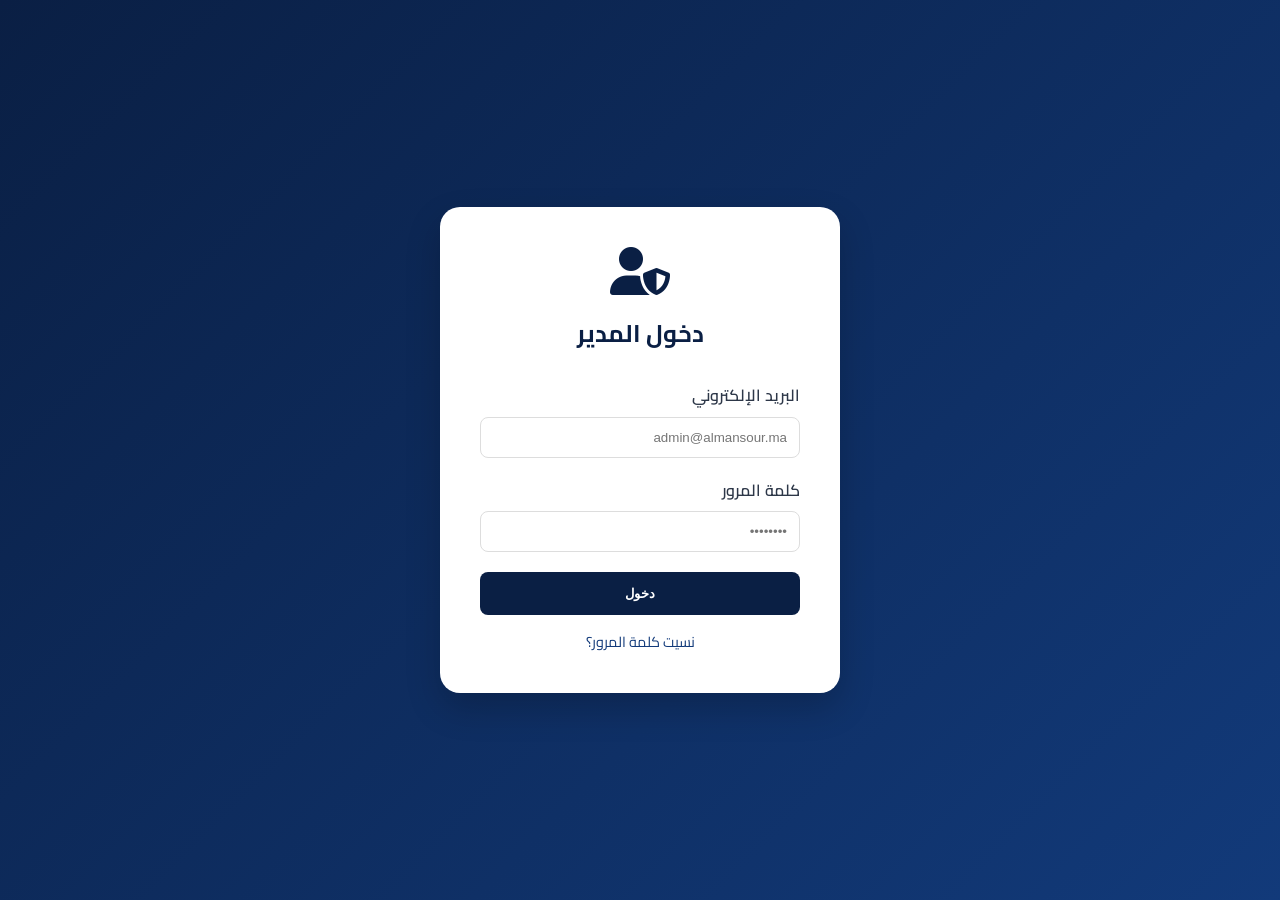
<file: client/admin-dashboard.html>
<!DOCTYPE html>
<html lang="ar" dir="rtl">
<head>
    <meta charset="UTF-8">
    <meta name="viewport" content="width=device-width, initial-scale=1.0">
    <title>لوحة التحكم الشاملة | ثانوية المنصور</title>
    <link href="https://fonts.googleapis.com/css2?family=Cairo:wght@400;600;700&display=swap" rel="stylesheet">
    <link rel="stylesheet" href="https://cdnjs.cloudflare.com/ajax/libs/font-awesome/6.4.0/css/all.min.css">
    <link rel="stylesheet" href="css/styles.css">
    <style>
        body { font-family: 'Cairo', sans-serif; background: #f0f2f5; display: flex; min-height: 100vh; margin: 0; }
        .sidebar { width: 280px; background: var(--primary-dark); color: white; display: flex; flex-direction: column; position: fixed; height: 100vh; right: 0; transition: 0.3s; z-index: 1000; }
        .main-content { margin-right: 280px; flex: 1; padding: 40px; }
        
        .side-link { padding: 15px 30px; display: flex; align-items: center; gap: 15px; color: rgba(255,255,255,0.7); text-decoration: none; transition: 0.3s; cursor: pointer; }
        .side-link:hover, .side-link.active { background: rgba(255,255,255,0.1); color: white; border-right: 4px solid var(--primary-accent); }
        
        .dash-card { background: white; border-radius: 12px; padding: 25px; box-shadow: 0 4px 6px rgba(0,0,0,0.05); margin-bottom: 30px; }
        .section-title { display: flex; justify-content: space-between; align-items: center; margin-bottom: 20px; border-bottom: 2px solid #f0f2f5; padding-bottom: 15px; }
        .section-title h2 { margin: 0; color: var(--primary-dark); font-size: 1.5rem; }
        
        .stats-grid { display: grid; grid-template-columns: repeat(auto-fit, minmax(200px, 1fr)); gap: 20px; }
        .stat-input-card { background: #f8fafc; padding: 20px; border-radius: 10px; border: 1px solid #e2e8f0; }
        .stat-input-card label { display: block; margin-bottom: 10px; font-weight: 600; }
        .stat-input-card input { width: 100%; padding: 10px; border: 1px solid #cbd5e1; border-radius: 6px; }

        table { width: 100%; border-collapse: collapse; margin-top: 10px; }
        th { text-align: right; padding: 15px; background: #f8fafc; color: #64748b; font-weight: 700; }
        td { padding: 15px; border-bottom: 1px solid #f1f5f9; }
        
        .btn-sm { padding: 6px 12px; border-radius: 6px; font-size: 0.85rem; border: none; cursor: pointer; transition: 0.2s; }
        .btn-danger { background: #fee2e2; color: #ef4444; }
        .btn-danger:hover { background: #fecaca; }
        
        .content-section { display: none; }
        .content-section.active { display: block; }
        
        .modal { display: none; position: fixed; top: 0; left: 0; width: 100%; height: 100%; background: rgba(0,0,0,0.5); z-index: 2000; align-items: center; justify-content: center; }
        .modal-content { background: white; padding: 30px; border-radius: 15px; width: 500px; max-width: 90%; max-height: 90vh; overflow-y: auto; }
        
        .form-group { margin-bottom: 20px; }
        .form-group label { display: block; margin-bottom: 8px; font-weight: 600; }
        .form-control { width: 100%; padding: 12px; border-radius: 8px; border: 1px solid #ddd; box-sizing: border-box; }
    </style>
</head>
<body>
    <div class="sidebar">
        <div style="padding: 30px; text-align: center;">
            <i class="fas fa-user-shield fa-2x"></i>
            <h3 style="margin-top: 10px;">لوحة المدير</h3>
        </div>
        <div class="side-link active" onclick="showSection('stats')"><i class="fas fa-chart-bar"></i> الإحصائيات</div>
        <div class="side-link" onclick="showSection('announcements')"><i class="fas fa-bullhorn"></i> الإعلانات</div>
        <div class="side-link" onclick="showSection('staff')"><i class="fas fa-users"></i> الطاقم</div>
        <div class="side-link" onclick="showSection('activities')"><i class="fas fa-calendar-alt"></i> الأنشطة</div>
        <div class="side-link" onclick="showSection('gallery')"><i class="fas fa-images"></i> المعرض</div>
        <div class="side-link" onclick="showSection('student-space')"><i class="fas fa-graduation-cap"></i> فضاء التلميذ</div>
        <div class="side-link" onclick="showSection('messages')"><i class="fas fa-envelope"></i> الرسائل</div>
        <a href="index.html" class="side-link" style="margin-top: auto; color: #fda4af;"><i class="fas fa-sign-out-alt"></i> خروج</a>
    </div>

    <div class="main-content">
        <!-- Stats Section -->
        <section id="section-stats" class="content-section active">
            <div class="dash-card">
                <div class="section-title">
                    <h2>إدارة لوحة تحكم مؤسسة الثانوية الاعدادية المنصور بمكناس</h2>
                    <button class="btn nav-cta" onclick="saveStats()">حفظ التغييرات</button>
                </div>
                <div class="stats-grid">
                    <div class="stat-input-card">
                        <label>عدد التلاميذ</label>
                        <input type="number" id="stats-students" value="0">
                    </div>
                    <div class="stat-input-card">
                        <label>عدد الأساتذة</label>
                        <input type="number" id="stats-teachers" value="0">
                    </div>
                    <div class="stat-input-card">
                        <label>سنوات الخبرة</label>
                        <input type="number" id="stats-experience" value="0">
                    </div>
                    <div class="stat-input-card">
                        <label>جوائز التفوق</label>
                        <input type="number" id="stats-awards" value="0">
                    </div>
                </div>
            </div>
        </section>

        <!-- Messages Section -->
        <section id="section-messages" class="content-section">
            <div class="dash-card">
                <div class="section-title">
                    <h2>الرسائل الواردة</h2>
                </div>
                <table>
                    <thead><tr><th>المرسل</th><th>النوع</th><th>الموضوع</th><th>التاريخ</th><th>إجراء</th></tr></thead>
                    <tbody id="table-messages"></tbody>
                </table>
            </div>
        </section>

        <!-- Dynamic Sections Component (Announcements, Staff, etc.) -->
        <div id="dynamic-sections"></div>
    </div>

    <!-- Generic Modal -->
    <div class="modal" id="form-modal">
        <div class="modal-content">
            <h3 id="modal-title">إضافة عنصر</h3>
            <form id="generic-form"></form>
            <div style="display: flex; gap: 10px; margin-top: 20px;">
                <button type="submit" form="generic-form" class="btn nav-cta" style="flex: 1;">حفظ</button>
                <button type="button" class="btn btn-outline" onclick="closeModal()" style="flex: 1;">إلغاء</button>
            </div>
        </div>
    </div>

    <script>
        if (!localStorage.getItem('adminToken')) window.location.href = 'admin-login.html';

        const sections = ['stats', 'announcements', 'staff', 'activities', 'gallery', 'student-space', 'messages'];
        const API_BASE = window.location.protocol === 'file:' ? 'http://127.0.0.1:5000' : '';
        const apiBase = '/api';

        function showSection(id) {
            document.querySelectorAll('.content-section').forEach(s => s.classList.remove('active'));
            document.querySelectorAll('.side-link').forEach(l => l.classList.remove('active'));
            document.getElementById('section-' + id).classList.add('active');
            event.currentTarget.classList.add('active');
            loadData(id);
        }

        async function loadData(id) {
            const container = document.getElementById(`table-${id}`);
            if (id !== 'stats' && container) container.innerHTML = '<tr><td colspan="100%" style="text-align:center;">جاري التحميل...</td></tr>';
            
            const endpoint = id === 'student-space' ? 'resources' : id;
            const endpoints = [`${API_BASE}${apiBase}/${endpoint}`, `${apiBase}/${endpoint}`.replace('/api', '')].filter((v, i, a) => a.indexOf(v) === i);
            
            let response = null;
            let lastError = null;

            for (const url of endpoints) {
                try {
                    const res = await fetch(url);
                    if (res.ok) {
                        response = res;
                        break;
                    } else if (res.status === 404) continue;
                } catch (err) {
                    lastError = err;
                }
            }

            try {
                if (!response) throw new Error(lastError?.message || 'Endpoint not found');
                const data = await response.json();

                if (id === 'stats') {
                    document.getElementById('stats-students').value = data.students || 0;
                    document.getElementById('stats-teachers').value = data.teachers || 0;
                    document.getElementById('stats-experience').value = data.experience || 0;
                    document.getElementById('stats-awards').value = data.awards || 0;
                } else if (id === 'messages') {
                    renderTable('messages', data, ['sender_name', 'msg_type', 'subject', 'created_at']);
                } else {
                    renderTable(id, data);
                }
            } catch (err) {
                console.error(`Error loading ${id}:`, err);
                const tbody = document.getElementById(`table-${id}`);
                if (tbody) tbody.innerHTML = `<tr><td colspan="100%" style="text-align:center; color:red;">فشل تحميل البيانات. (${err.message})</td></tr>`;
                else if (id === 'stats') alert('فشل تحميل الإحصائيات: ' + err.message);
            }
        }

        function renderTable(id, data, fields) {
            const tbody = document.getElementById(`table-${id}`);
            if (!tbody) return;
            if (data.length === 0) {
                tbody.innerHTML = '<tr><td colspan="100%" style="text-align:center;">لا توجد بيانات حالياً</td></tr>';
                return;
            }
            tbody.innerHTML = data.map(item => `
                <tr>
                    ${(fields || Object.keys(item).filter(k => !['id', 'content', 'message', 'image_url', 'pdf_url', 'link_url'].includes(k))).map(f => `<td>${item[f]}</td>`).join('')}
                    <td><button class="btn-sm btn-danger" onclick="deleteItem('${id}', ${item.id})">حذف</button></td>
                </tr>
            `).join('');
        }

        async function saveStats() {
            const data = {
                students: document.getElementById('stats-students').value,
                teachers: document.getElementById('stats-teachers').value,
                experience: document.getElementById('stats-experience').value,
                awards: document.getElementById('stats-awards').value
            };
            
            const endpoints = [`${API_BASE}${apiBase}/stats`, '/stats'].filter((v, i, a) => a.indexOf(v) === i);
            for (const url of endpoints) {
                try {
                    const res = await fetch(url, {
                        method: 'POST',
                        headers: {'Content-Type': 'application/json'},
                        body: JSON.stringify(data)
                    });
                    if (res.ok) {
                        const alertBox = document.createElement('div');
                        alertBox.style.cssText = 'position:fixed; top:20px; left:50%; transform:translateX(-50%); padding:15px 30px; background:#c6f6d5; color:#22543d; border-radius:10px; font-weight:bold; box-shadow:0 10px 15px -3px rgba(0,0,0,0.1); z-index:9999; border:2px solid #48bb78;';
                        alertBox.innerHTML = '<i class="fas fa-check-circle"></i> تم تحديث الإحصائيات بنجاح ✅';
                        document.body.appendChild(alertBox);
                        setTimeout(() => alertBox.remove(), 3000);
                        return;
                    }
                } catch (err) {}
            }
            alert('فشل حفظ الإحصائيات. يرجى التحقق من الاتصال.');
        }

        async function deleteItem(id, itemId) {
            if (!confirm('هل أنت متأكد من الحذف؟')) return;
            const endpoint = id === 'student-space' ? 'resources' : id;
            const endpoints = [`${API_BASE}${apiBase}/${endpoint}?id=${itemId}`, `${apiBase}/${endpoint}?id=${itemId}`.replace('/api', '')].filter((v, i, a) => a.indexOf(v) === i);
            
            for (const url of endpoints) {
               try {
                   const res = await fetch(url, { method: 'DELETE' });
                   if (res.ok) { loadData(id); return; }
               } catch (err) {}
            }
            alert('فشل الحذف. يرجى المحاولة لاحقاً.');
        }

        // Initialize Dynamic UI
        const dynContainer = document.getElementById('dynamic-sections');
        const configs = {
            'announcements': { title: 'إدارة الإعلانات', fields: [{name:'title', label:'العنوان'}, {name:'type', label:'النوع', type:'select', options:['news','exam','activity']}, {name:'image_url', label:'رفع الصور', type:'file', multiple:true}, {name:'pdf_url', label:'رفع ملف PDF (اختياري)', type:'file'}, {name:'content', label:'المحتوى', type:'textarea'}] },
            'staff': { title: 'إدارة الطاقم', fields: [{name:'name', label:'الاسم'}, {name:'role', label:'المنصب'}, {name:'staff_type', label:'النوع', type:'select', options:['admin','teaching']}, {name:'image_url', label:'رفع الصورة', type:'file'}] },
            'activities': { title: 'إدارة الأنشطة', fields: [{name:'title', label:'العنوان'}, {name:'content', label:'الوصف', type:'textarea'}, {name:'image_url', label:'رفع الصور', type:'file', multiple:true}] },
            'gallery': { title: 'إدارة المعرض', fields: [{name:'title', label:'العنوان'}, {name:'image_url', label:'رفع الصورة', type:'file'}, {name:'category', label:'التصنيف', type:'select', options:['activities','school','students']}] },
            'student-space': { title: 'فضاء التلميذ', fields: [{name:'title', label:'العنوان'}, {name:'category', label:'التصنيف'}, {name:'description', label:'الوصف'}, {name:'link_url', label:'رفع الملف', type:'file'}] }
        };

        Object.keys(configs).forEach(id => {
            const conf = configs[id];
            dynContainer.innerHTML += `
                <section id="section-${id}" class="content-section">
                    <div class="dash-card">
                        <div class="section-title">
                            <h2>${conf.title}</h2>
                            <button class="btn nav-cta" onclick="openModal('${id}')">إضافة جديد</button>
                        </div>
                        <table><tbody id="table-${id}"></tbody></table>
                    </div>
                </section>
            `;
        });

        function openModal(id) {
            const conf = configs[id];
            const form = document.getElementById('generic-form');
            document.getElementById('modal-title').innerText = conf.title;
            form.innerHTML = conf.fields.map(f => `
                <div class="form-group">
                    <label>${f.label}</label>
                    ${f.type === 'select' ? 
                        `<select name="${f.name}" class="form-control">${f.options.map(o => `<option value="${o}">${o}</option>`).join('')}</select>` :
                        f.type === 'textarea' ?
                        `<textarea name="${f.name}" class="form-control" rows="4"></textarea>` :
                        f.type === 'file' ?
                        `<input type="file" name="${f.name}_file" class="form-control" ${f.multiple ? 'multiple' : ''}>` :
                        `<input type="text" name="${f.name}" class="form-control">`
                    }
                </div>
            `).join('');
            form.onsubmit = (e) => handleSubmit(e, id);
            document.getElementById('form-modal').style.display = 'flex';
        }

        function closeModal() { document.getElementById('form-modal').style.display = 'none'; }

        async function handleSubmit(e, id) {
            e.preventDefault();
            const formData = new FormData(e.target);
            const data = {};
            
            // Handle File Uploads first
            for (const field of configs[id].fields) {
                if (field.type === 'file') {
                    const fileInput = e.target.querySelector(`[name="${field.name}_file"]`);
                    if (fileInput && fileInput.files.length > 0) {
                        const uploadData = new FormData();
                        if (field.multiple) {
                            for (let i = 0; i < fileInput.files.length; i++) {
                                uploadData.append('files', fileInput.files[i]);
                            }
                        } else {
                            uploadData.append('file', fileInput.files[0]);
                        }

                        try {
                            const uploadRes = await fetch(`${apiBase}/upload`, {
                                method: 'POST',
                                body: uploadData
                            });
                            const uploadResult = await uploadRes.json();
                            if (uploadRes.ok) {
                                data[field.name] = field.multiple ? uploadResult.urls.join(',') : uploadResult.url;
                            } else {
                                alert('فشل رفع الصور: ' + uploadResult.message);
                                return;
                            }
                        } catch (err) {
                            console.error('Upload error:', err);
                            alert('خطأ أثناء رفع الصور.');
                            return;
                        }
                    }
                } else {
                    data[field.name] = formData.get(field.name);
                }
            }

            try {
                const endpoint = id === 'student-space' ? 'resources' : id;
                const res = await fetch(`${apiBase}/${endpoint}`, {
                    method: 'POST',
                    headers: {'Content-Type': 'application/json'},
                    body: JSON.stringify(data)
                });
                const result = await res.json();
                if (res.ok) {
                    const alertBox = document.createElement('div');
                    alertBox.style.cssText = 'position:fixed; top:20px; left:50%; transform:translateX(-50%); padding:15px 30px; background:#c6f6d5; color:#22543d; border-radius:10px; font-weight:bold; box-shadow:0 10px 15px -3px rgba(0,0,0,0.1); z-index:9999; border:2px solid #48bb78;';
                    alertBox.innerHTML = `<i class="fas fa-check-circle"></i> ${result.message || 'تمت العملية بنجاح'} ✅`;
                    document.body.appendChild(alertBox);
                    setTimeout(() => alertBox.remove(), 3000);
                    closeModal(); 
                    loadData(id); 
                } else {
                    console.error('Submit error:', result);
                    const errorBox = document.createElement('div');
                    errorBox.style.cssText = 'padding:10px; background:#fff5f5; color:#c53030; border-radius:8px; margin-top:15px; font-weight:bold; text-align:center; border:1px solid #feb2b2;';
                    errorBox.innerText = '❌ خطأ في الحفظ: ' + (result.message || 'تأكد من البيانات.');
                    e.target.appendChild(errorBox);
                    setTimeout(() => errorBox.remove(), 4000);
                }
            } catch (err) {
                console.error(`Error saving ${id}:`, err);
                
                let technicalSuffix = `\n(Error: ${err.message})`;
                try {
                    const healthRes = await fetch('/api/health');
                    const healthData = await healthRes.json();
                    if (healthRes.ok) {
                        technicalSuffix += `\n[Backend Status: UP - ${healthData.status}]`;
                    }
                } catch (hErr) {}

                alert('حدث خطأ في الاتصال بالخادم. تأكد من تشغيل السيرفر ومن صحة الرابط.' + technicalSuffix);
            }
        }

        loadData('stats');
    </script>
</body>
</html>
</file>
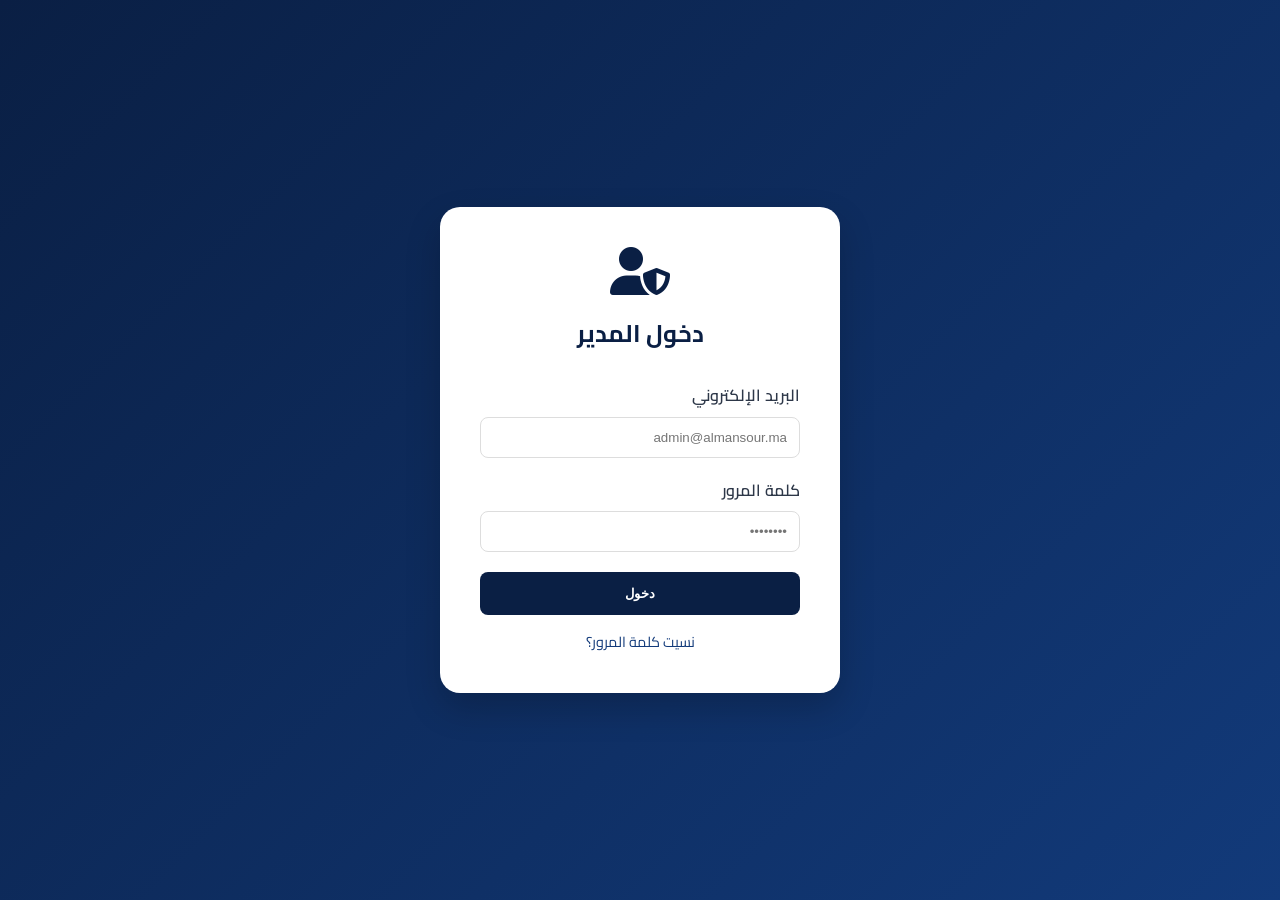
<file: client/admin-login.html>
<!DOCTYPE html>
<html lang="ar" dir="rtl">
<head>
    <meta charset="UTF-8">
    <meta name="viewport" content="width=device-width, initial-scale=1.0">
    <title>تسجيل دخول المدير | مؤسسة الثانوية الاعدادية المنصور بمكناس</title>
    <link href="https://fonts.googleapis.com/css2?family=Cairo:wght@400;600;700&display=swap" rel="stylesheet">
    <link rel="stylesheet" href="https://cdnjs.cloudflare.com/ajax/libs/font-awesome/6.4.0/css/all.min.css">
    <link rel="stylesheet" href="css/styles.css">
    <style>
        body {
            height: 100vh;
            display: flex;
            align-items: center;
            justify-content: center;
            background: linear-gradient(135deg, var(--primary-dark), var(--primary-accent));
            font-family: 'Cairo', sans-serif;
        }
        .login-card {
            background: white;
            padding: 40px;
            border-radius: 20px;
            box-shadow: 0 15px 35px rgba(0,0,0,0.2);
            width: 100%;
            max-width: 400px;
            text-align: center;
        }
        .login-card h2 { margin-bottom: 30px; }
        .form-group { margin-bottom: 20px; text-align: right; }
        .form-group label { display: block; margin-bottom: 8px; font-weight: 600; }
        .form-group input {
            width: 100%;
            padding: 12px;
            border: 1px solid #ddd;
            border-radius: 8px;
            outline: none;
        }
        .btn-login {
            width: 100%;
            padding: 14px;
            background: var(--primary-dark);
            color: white;
            border: none;
            border-radius: 8px;
            font-weight: 700;
            cursor: pointer;
            transition: var(--transition);
        }
        .btn-login:hover { background: var(--primary-accent); }
        .forgot-pass { margin-top: 15px; display: block; color: var(--primary-accent); font-size: 0.9rem; text-decoration: none; cursor: pointer; }
        
        /* Modal for Forgot Password */
        .modal {
            display: none;
            position: fixed;
            top: 0; left: 0; width: 100%; height: 100%;
            background: rgba(0,0,0,0.5);
            align-items: center;
            justify-content: center;
            z-index: 1000;
        }
        .modal-content {
            background: white;
            padding: 30px;
            border-radius: 15px;
            width: 90%;
            max-width: 350px;
            text-align: center;
        }
    </style>
</head>
<body>
    <div class="login-card">
        <i class="fas fa-user-shield fa-3x" style="color: var(--primary-dark); margin-bottom: 20px;"></i>
        <h2>دخول المدير</h2>
        <form id="loginForm">
            <div class="form-group">
                <label>البريد الإلكتروني</label>
                <input type="email" id="email" required placeholder="admin@almansour.ma">
            </div>
            <div class="form-group">
                <label>كلمة المرور</label>
                <input type="password" id="password" required placeholder="••••••••">
            </div>
            <button type="submit" class="btn-login">دخول</button>
        </form>
        <span class="forgot-pass" id="forgotBtn">نسيت كلمة المرور؟</span>
    </div>

    <!-- Forgot Password Modal -->
    <div class="modal" id="forgotModal">
        <div class="modal-content">
            <h3>استرجاع كلمة المرور</h3>
            <p style="margin: 15px 0; color: var(--text-muted);">أدخل بريد المؤسسة الرسمي لإرسال رابط الاسترجاع.</p>
            <div class="form-group">
                <input type="email" id="recoveryEmail" placeholder="lyceealmansour282@gmail.com">
            </div>
            <button class="btn-login" id="sendRecovery">إرسال</button>
            <button class="btn-login" style="background: #ccc; margin-top: 10px;" onclick="document.getElementById('forgotModal').style.display='none'">إلغاء</button>
            <div id="modalStatus" style="margin-top: 15px; font-weight: bold; font-size: 0.9rem;"></div>
        </div>
    </div>

    <script>
        const API_BASE = window.location.protocol === 'file:' ? 'http://127.0.0.1:5000' : '';
        
        const statusDiv = document.createElement('div');
        statusDiv.id = 'loginStatus';
        document.getElementById('loginForm').after(statusDiv);

        document.getElementById('loginForm').onsubmit = async (e) => {
            e.preventDefault();
            const email = document.getElementById('email').value;
            const password = document.getElementById('password').value;
            const status = document.getElementById('loginStatus');

            status.innerHTML = '<div style="padding: 10px; background: #ebf8ff; color: #2b6cb0; border-radius: 8px; margin-top: 15px; font-weight: bold; text-align: center;"><i class="fas fa-spinner fa-spin"></i> جاري التحقق...</div>';

            const endpoints = [`${API_BASE}/api/admin/login`, `${API_BASE}/admin/login`].filter((v, i, a) => a.indexOf(v) === i);
            let lastError = null;

            for (const url of endpoints) {
                try {
                    const res = await fetch(url, {
                        method: 'POST',
                        headers: { 'Content-Type': 'application/json' },
                        body: JSON.stringify({ email, password })
                    });
                    const data = await res.json();
                    
                    if (res.ok) {
                        localStorage.setItem('adminToken', data.token);
                        status.innerHTML = '<div style="padding: 10px; background: #c6f6d5; color: #22543d; border-radius: 8px; margin-top: 15px; font-weight: bold; text-align: center;">✅ تم تسجيل الدخول بنجاح! جاري التحويل...</div>';
                        setTimeout(() => window.location.href = 'admin-dashboard.html', 1000);
                        return;
                    } else if (res.status === 404) {
                        continue;
                    } else {
                        status.innerHTML = `<div style="padding: 10px; background: #fff5f5; color: #c53030; border-radius: 8px; margin-top: 15px; font-weight: bold; text-align: center;">❌ ${data.message || 'البريد الإلكتروني أو كلمة المرور غير صحيحة'}</div>`;
                        return;
                    }
                } catch (err) {
                    lastError = err;
                }
            }

            status.innerHTML = `<div style="padding: 10px; background: #fff5f5; color: #c53030; border-radius: 8px; margin-top: 15px; font-weight: bold; text-align: center;">❌ فشل الاتصال بالسيرفر. (${lastError?.message || 'Unknown'})</div>`;
        };

        // Forgot Pass Logic
        const modal = document.getElementById('forgotModal');
        document.getElementById('forgotBtn').onclick = () => modal.style.display = 'flex';
        
        document.getElementById('sendRecovery').onclick = async () => {
            const email = document.getElementById('recoveryEmail').value;
            const mStatus = document.getElementById('modalStatus');
            if (!email) {
                if (mStatus) mStatus.innerHTML = '<span style="color: #c53030;">❌ يرجى إدخال البريد الإلكتروني</span>';
                return; 
            }

            if (mStatus) mStatus.innerHTML = '<span style="color: #2b6cb0;"><i class="fas fa-spinner fa-spin"></i> جاري الإرسال...</span>';

            const endpoints = [`${API_BASE}/api/admin/forgot-password`, `${API_BASE}/admin/forgot-password`.replace('/api', '')].filter((v, i, a) => a.indexOf(v) === i);
            let lastError = null;

            for (const url of endpoints) {
                try {
                    const res = await fetch(url, {
                        method: 'POST',
                        headers: { 'Content-Type': 'application/json' },
                        body: JSON.stringify({ email: email })
                    });
                    const data = await res.json().catch(() => ({}));
                    if (res.ok) {
                        if (mStatus) mStatus.innerHTML = `<span style="color: #22543d;">✅ ${data.message}</span>`;
                        setTimeout(() => {
                            modal.style.display = 'none';
                            if (mStatus) mStatus.innerHTML = '';
                        }, 3000);
                        return;
                    } else if (res.status === 404) {
                        continue;
                    } else {
                        if (mStatus) mStatus.innerHTML = `<span style="color: #c53030;">❌ ${data.message || 'فشل الطلب'}</span>`;
                        return;
                    }
                } catch (err) {
                    lastError = err;
                }
            }
            if (mStatus) mStatus.innerHTML = `<span style="color: #c53030;">❌ فشل الاتصال: ${lastError?.message || 'Unknown Error'}</span>`;
        };
    </script>
</body>
</html>
</file>
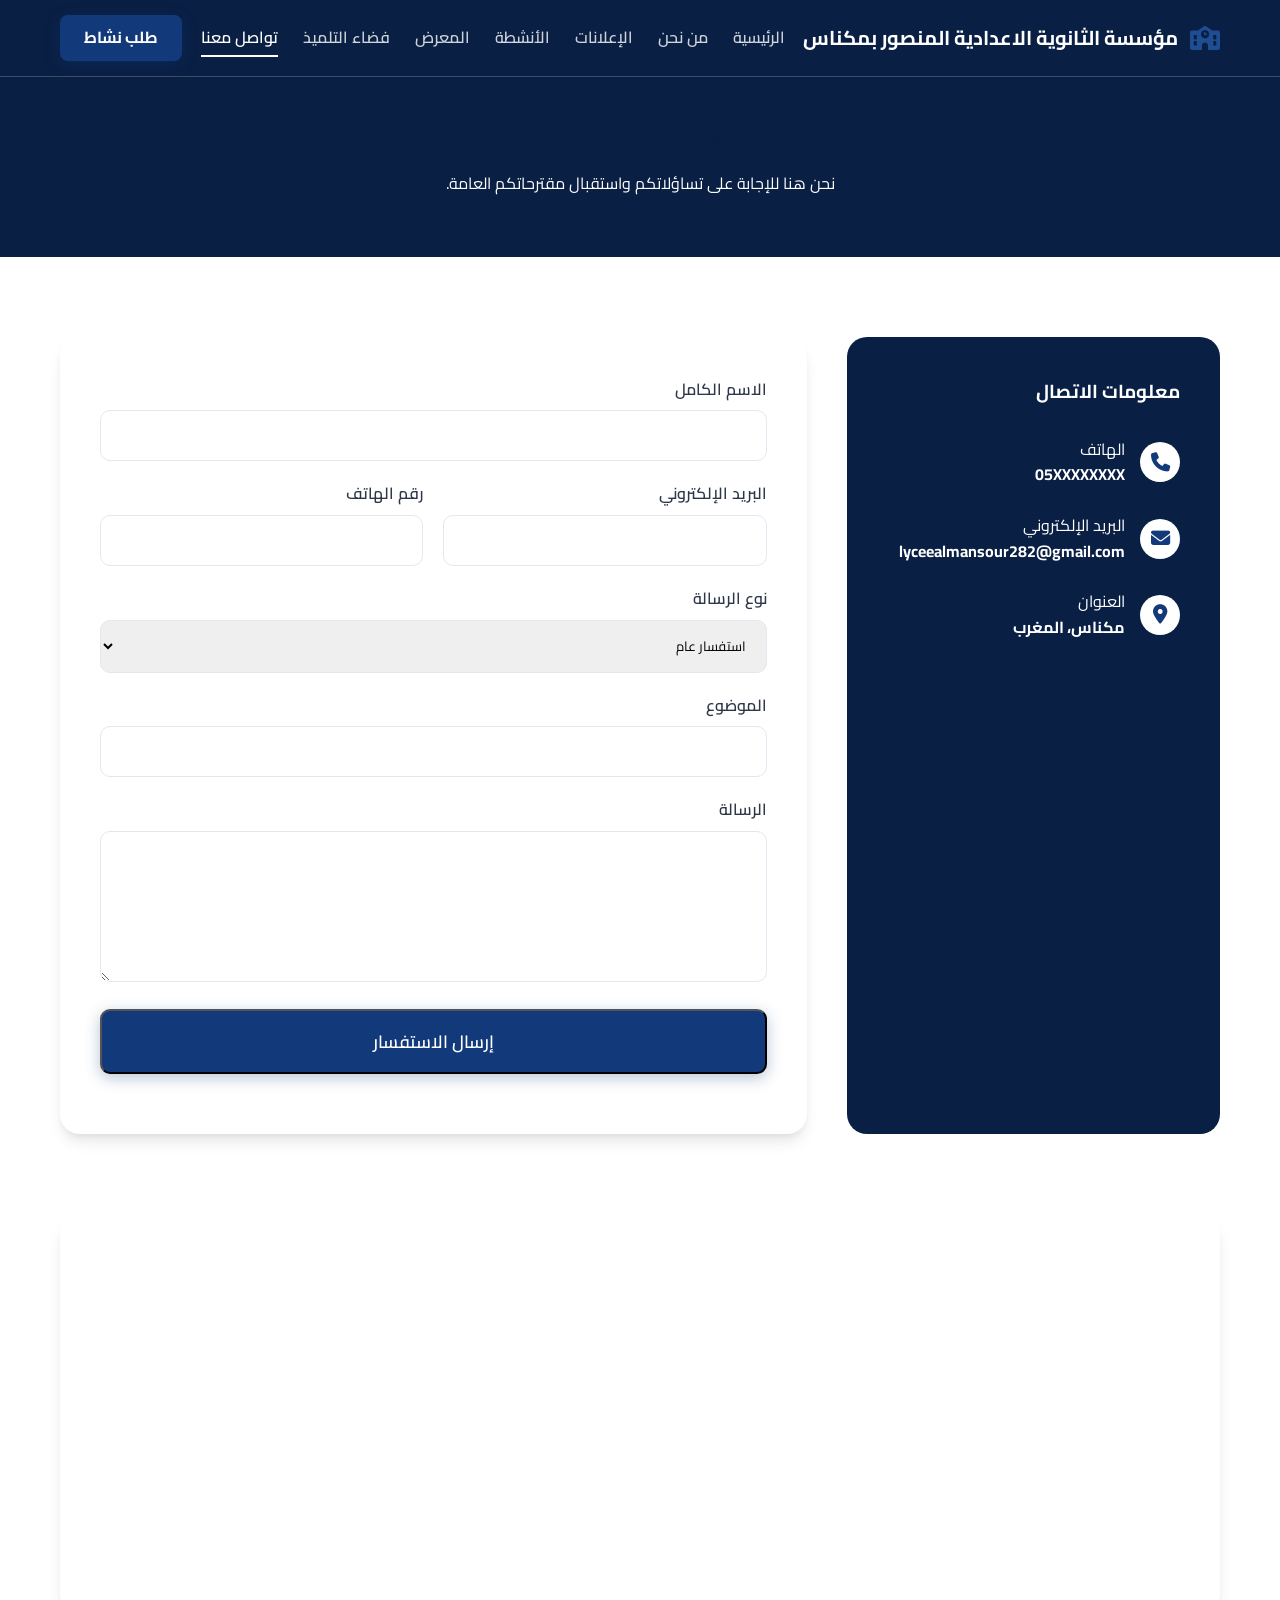
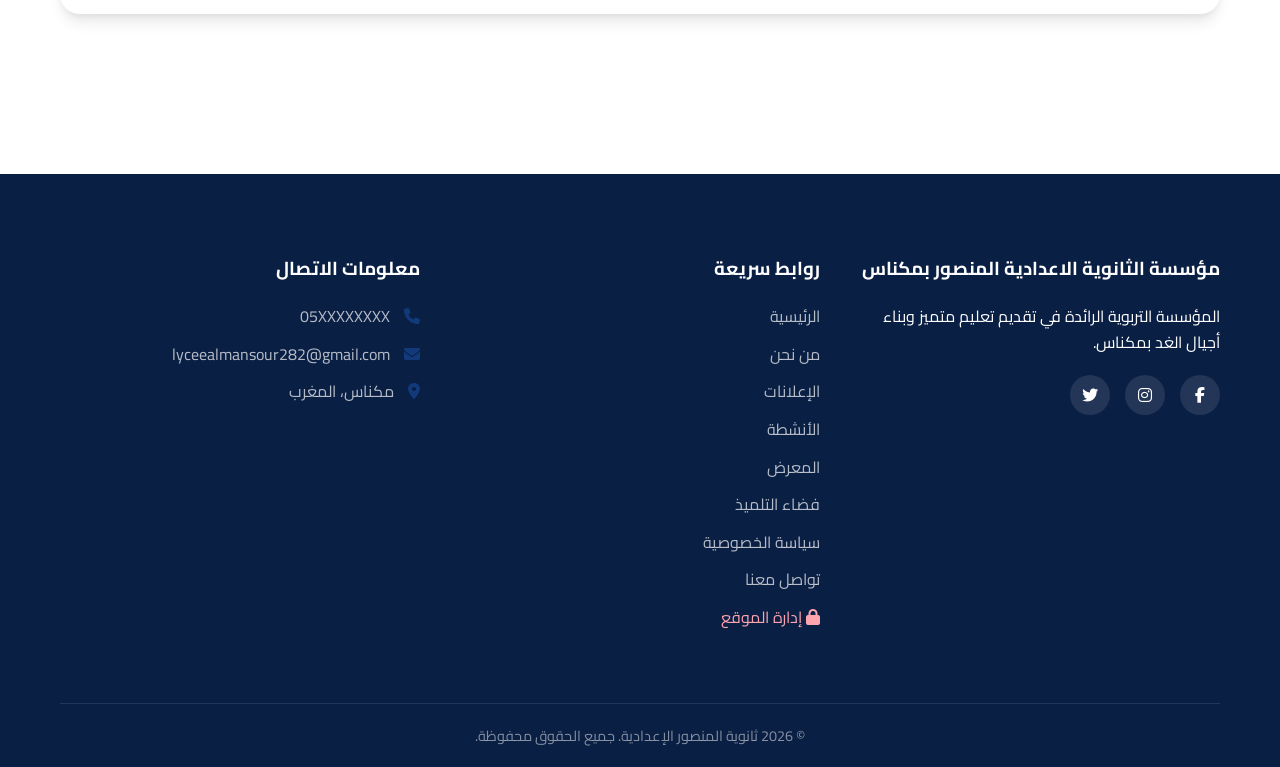
<file: client/contact.html>
<!DOCTYPE html>
<html lang="ar" dir="rtl">
<head>
    <meta charset="UTF-8">
    <meta name="viewport" content="width=device-width, initial-scale=1.0">
    <title>تواصل معنا | ثانوية المنصور الإعدادية</title>
    <link href="https://fonts.googleapis.com/css2?family=Cairo:wght@400;600;700&display=swap" rel="stylesheet">
    <link rel="stylesheet" href="https://cdnjs.cloudflare.com/ajax/libs/font-awesome/6.4.0/css/all.min.css">
    <link rel="stylesheet" href="css/styles.css">
    <style>
        body { font-family: 'Cairo', sans-serif; }
        .page-header { padding: 120px 0 60px; background: var(--primary-dark); color: var(--white); text-align: center; }
        
        .contact-section { padding: 80px 0; }
        .contact-grid { display: grid; grid-template-columns: 1fr 2fr; gap: 40px; }
        
        .contact-info { background: var(--primary-dark); color: var(--white); padding: 40px; border-radius: 20px; }
        .contact-info h3 { color: var(--white); margin-bottom: 30px; }
        .info-item { display: flex; align-items: center; gap: 15px; margin-bottom: 25px; }
        .info-item i { font-size: 1.2rem; color: var(--primary-accent); background: var(--white); width: 40px; height: 40px; border-radius: 50%; display: flex; align-items: center; justify-content: center; }
        
        .contact-form { background: var(--white); padding: 40px; border-radius: 20px; box-shadow: var(--shadow-lg); }
        .form-group { margin-bottom: 20px; }
        .form-group label { display: block; margin-bottom: 8px; font-weight: 600; }
        .form-control { width: 100%; padding: 12px 16px; border-radius: 10px; border: 1px solid #e2e8f0; font-family: 'Cairo', sans-serif; transition: var(--transition); }
        .form-control:focus { outline: none; border-color: var(--primary-accent); box-shadow: 0 0 0 3px rgba(18, 58, 122, 0.1); }
        select.form-control { cursor: pointer; }
        
        .map-container { margin-top: 80px; height: 400px; border-radius: 20px; overflow: hidden; box-shadow: var(--shadow-lg); }
    </style>
</head>
<body>
    <nav class="navbar">
        <div class="container nav-content">
            <div class="logo">
                <i class="fas fa-school"></i>
                <span>مؤسسة الثانوية الاعدادية المنصور بمكناس</span>
            </div>
            <ul class="nav-links">
                <li><a href="index.html">الرئيسية</a></li>
                <li><a href="about.html">من نحن</a></li>
                <li><a href="announcements.html">الإعلانات</a></li>
                <li><a href="activities.html">الأنشطة</a></li>
                <li><a href="gallery.html">المعرض</a></li>
                <li><a href="student-space.html">فضاء التلميذ</a></li>
                <li><a href="contact.html" class="active">تواصل معنا</a></li>
            </ul>
            <a href="request-activity.html" class="nav-cta">طلب نشاط</a>
        </div>
    </nav>

    <header class="page-header">
        <div class="container">
            <h1>تواصل معنا</h1>
            <p>نحن هنا للإجابة على تساؤلاتكم واستقبال مقترحاتكم العامة.</p>
        </div>
    </header>

    <section class="contact-section">
        <div class="container">
            <div class="contact-grid">
                <div class="contact-info">
                    <h3>معلومات الاتصال</h3>
                    <div class="info-item">
                        <i class="fas fa-phone"></i>
                        <div>
                            <p>الهاتف</p>
                            <strong>05XXXXXXXX</strong>
                        </div>
                    </div>
                    <div class="info-item">
                        <i class="fas fa-envelope"></i>
                        <div>
                            <p>البريد الإلكتروني</p>
                            <strong>lyceealmansour282@gmail.com</strong>
                        </div>
                    </div>
                    <div class="info-item">
                        <i class="fas fa-location-dot"></i>
                        <div>
                            <p>العنوان</p>
                            <strong>مكناس، المغرب</strong>
                        </div>
                    </div>
                </div>

                <div class="contact-form">
                    <form id="contactForm">
                        <div class="form-group">
                            <label>الاسم الكامل</label>
                            <input type="text" class="form-control" name="sender_name" required>
                        </div>
                        <div class="form-row" style="display: grid; grid-template-columns: 1fr 1fr; gap: 20px;">
                            <div class="form-group">
                                <label>البريد الإلكتروني</label>
                                <input type="email" class="form-control" name="email" required>
                            </div>
                            <div class="form-group">
                                <label>رقم الهاتف</label>
                                <input type="tel" class="form-control" name="phone">
                            </div>
                        </div>
                        <div class="form-group">
                            <label>نوع الرسالة</label>
                            <select class="form-control" name="msg_type" id="msg_type">
                                <option value="inquiry">استفسار عام</option>
                                <option value="suggestion">اقتراح</option>
                                <option value="complaint">شكوى</option>
                            </select>
                        </div>
                        <div class="form-group">
                            <label>الموضوع</label>
                            <input type="text" class="form-control" name="subject" required>
                        </div>
                        <div class="form-group">
                            <label>الرسالة</label>
                            <textarea class="form-control" name="message" rows="5" required></textarea>
                        </div>
                        <button type="button" onclick="handleFinalContactSubmit()" class="btn nav-cta" style="width: 100%; font-size: 1.1rem;">إرسال الاستفسار</button>
                    </form>
                    <div id="formStatus" style="margin-top: 20px; text-align: center;"></div>
                </div>
            </div>

            <div class="map-container">
                <iframe src="https://www.google.com/maps/embed?pb=!1m18!1m12!1m3!1d106041.51659858348!2d-5.5901633!3d33.8931169!2m3!1f0!2f0!3f0!3m2!1i1024!2i768!4f13.1!3m3!1m2!1s0xd9f8b4ad1945871%3A0x133ec676b1f32a55!2sMekn%C3%A8s!5e0!3m2!1sen!2sma!4v1680000000000!5m2!1sen!2sma" width="100%" height="100%" style="border:0;" allowfullscreen="" loading="lazy"></iframe>
            </div>
        </div>
    </section>

    <footer class="footer">
        <div class="container">
            <div class="footer-grid">
                <div class="footer-about">
                    <h3>مؤسسة الثانوية الاعدادية المنصور بمكناس</h3>
                    <p>المؤسسة التربوية الرائدة في تقديم تعليم متميز وبناء أجيال الغد بمكناس.</p>
                    <div class="footer-social">
                        <a href="#"><i class="fab fa-facebook-f"></i></a>
                        <a href="#"><i class="fab fa-instagram"></i></a>
                        <a href="#"><i class="fab fa-twitter"></i></a>
                    </div>
                </div>
                <div class="footer-links">
                    <h3>روابط سريعة</h3>
                    <ul>
                        <li><a href="index.html">الرئيسية</a></li>
                        <li><a href="about.html">من نحن</a></li>
                        <li><a href="announcements.html">الإعلانات</a></li>
                        <li><a href="activities.html">الأنشطة</a></li>
                        <li><a href="gallery.html">المعرض</a></li>
                        <li><a href="student-space.html">فضاء التلميذ</a></li>
                        <li><a href="privacy-policy.html">سياسة الخصوصية</a></li>
                        <li><a href="contact.html">تواصل معنا</a></li>
                        <li><a href="admin-login.html" style="color: #fda4af;"><i class="fas fa-lock"></i> إدارة الموقع</a></li>
                    </ul>
                </div>
                <div class="footer-contact">
                    <h3>معلومات الاتصال</h3>
                    <p><i class="fas fa-phone"></i> 05XXXXXXXX</p>
                    <p><i class="fas fa-envelope"></i> lyceealmansour282@gmail.com</p>
                    <p><i class="fas fa-location-dot"></i> مكناس، المغرب</p>
                </div>
            </div>
            <div class="footer-bottom">
                <p>&copy; 2026 ثانوية المنصور الإعدادية. جميع الحقوق محفوظة.</p>
            </div>
        </div>
    </footer>

    <script>
        const API_BASE = window.location.protocol === 'file:' ? 'http://127.0.0.1:5000' : '';

        // GLOBAL FUNCTION - UNSTOPPABLE
        async function handleFinalContactSubmit() {
            console.log("Ultimate Handler Triggered!");
            const form = document.getElementById('contactForm');
            const status = document.getElementById('formStatus');
            
            if (!form.checkValidity()) {
                form.reportValidity();
                return;
            }

            // Show loading immediately
            status.innerHTML = '<div style="padding: 15px; background: #ebf8ff; color: #2b6cb0; border-radius: 8px; margin-top: 15px; font-weight: bold; border: 1px solid #bee3f8; text-align: center;"><i class="fas fa-spinner fa-spin"></i> جاري الإرسال...</div>';
            status.scrollIntoView({ behavior: 'smooth', block: 'center' });

            const formData = new FormData(form);
            const data = Object.fromEntries(formData.entries());

            // Multi-endpoint for reliability
            const endpoints = [`${API_BASE}/api/messages`, `${API_BASE}/messages`].filter((v, i, a) => a.indexOf(v) === i);
            let lastError = null;

            for (const url of endpoints) {
                try {
                    console.log('Sending to:', url);
                    const res = await fetch(url, {
                        method: 'POST',
                        headers: { 'Content-Type': 'application/json' },
                        body: JSON.stringify(data)
                    });

                    if (res.ok) {
                        const result = await res.json();
                        status.innerHTML = `<div style="padding: 20px; background: #c6f6d5; color: #22543d; border-radius: 12px; margin-top: 20px; font-weight: bold; border: 2px solid #9ae6b4; text-align: center; font-size: 1.2rem; box-shadow: 0 4px 6px rgba(0,0,0,0.1); border-right: 10px solid #48bb78;">✅ ${result.message}</div>`;
                        form.reset();
                        status.scrollIntoView({ behavior: 'smooth', block: 'center' });
                        return;
                    } else if (res.status === 404) {
                        continue;
                    } else {
                        const errorData = await res.json().catch(() => ({}));
                        throw new Error(errorData.message || `Server Error (${res.status})`);
                    }
                } catch (err) {
                    console.error('Fetch error:', err);
                    lastError = err;
                }
            }

            status.innerHTML = `<div style="padding: 15px; background: #fff5f5; color: #c53030; border-radius: 8px; margin-top: 15px; font-weight: bold; border: 1px solid #feb2b2; text-align: center; border-right: 10px solid #f56565;">❌ فشل الإرسال: ${lastError?.message || 'خطأ في الاتصال بالسيرفر (Network Error)'}</div>`;
            console.error("Last submission error:", lastError);
        }
    </script>
    <script src="js/app.js"></script>
    <script>
        // Check for fragment (e.g. #request)
        function checkHash() {
            const msgTypeSelect = document.getElementById('msg_type');
            if (msgTypeSelect && window.location.hash === '#request') {
                msgTypeSelect.value = 'activity_request';
                document.getElementById('contactForm').scrollIntoView({ behavior: 'smooth' });
            }
        }
        
        window.addEventListener('hashchange', checkHash);
        window.addEventListener('load', checkHash);
    </script>
</body>
</html>
</file>
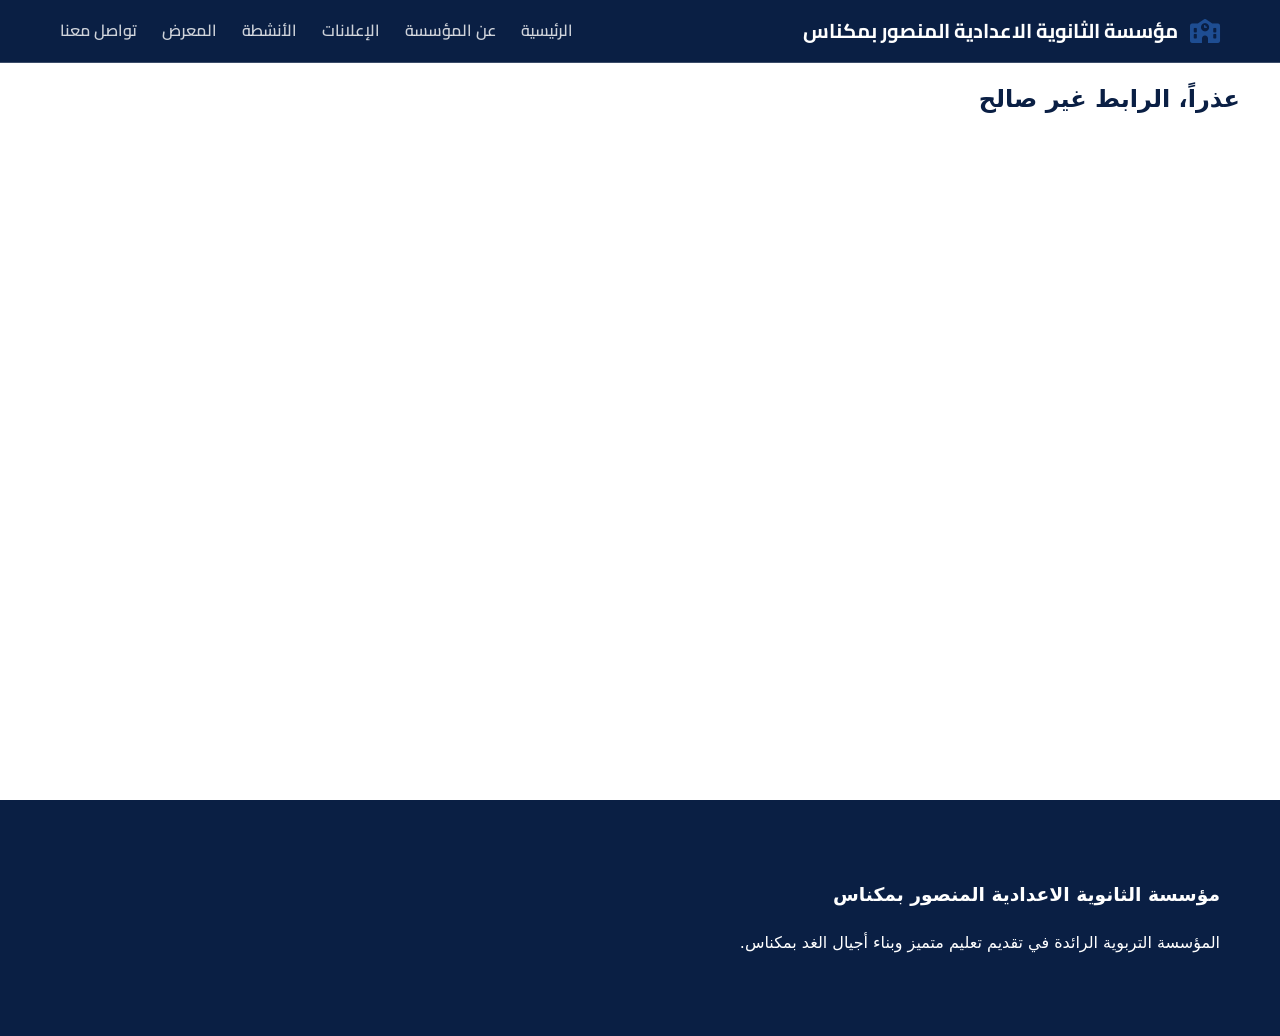
<file: client/details.html>
<!DOCTYPE html>
<html lang="ar" dir="rtl">
<head>
    <meta charset="UTF-8">
    <meta name="viewport" content="width=device-width, initial-scale=1.0">
    <title>التفاصيل | مؤسسة الثانوية الاعدادية المنصور بمكناس</title>
    <link href="https://fonts.googleapis.com/css2?family=Cairo:wght@400;600;700&display=swap" rel="stylesheet">
    <link rel="stylesheet" href="https://cdnjs.cloudflare.com/ajax/libs/font-awesome/6.4.0/css/all.min.css">
    <link rel="stylesheet" href="css/styles.css">
    <style>
        .details-container { padding: 80px 0; min-height: 80vh; }
        .details-header { text-align: center; margin-bottom: 40px; }
        .details-header h1 { color: var(--primary-dark); font-size: 2.5rem; }
        .details-meta { color: var(--text-muted); margin-top: 10px; }
        
        .main-gallery { margin-bottom: 40px; }
        .gallery-grid {
            display: grid;
            gap: 20px;
            grid-template-columns: repeat(auto-fill, minmax(300px, 1fr));
        }
        .gallery-item img {
            width: 100%;
            height: 300px;
            object-fit: cover;
            border-radius: 15px;
            box-shadow: var(--shadow);
            transition: var(--transition);
        }
        .gallery-item img:hover { transform: scale(1.02); }
        
        /* Layout logic for single image */
        .single-image-layout {
            display: flex;
            gap: 40px;
            align-items: flex-start;
            flex-wrap: wrap;
        }
        .single-image-layout .content-text { flex: 1; min-width: 300px; }
        .single-image-layout .content-img { flex: 1; min-width: 300px; }
        .single-image-layout img { width: 100%; border-radius: 20px; box-shadow: var(--shadow); }

        .content-full {
            line-height: 1.8;
            font-size: 1.1rem;
            color: var(--text-main);
            white-space: pre-wrap;
        }
    </style>
</head>
<body>
    <!-- Navbar -->
    <nav class="navbar">
        <div class="container nav-content">
            <div class="logo">
                <i class="fas fa-school"></i>
                <span>مؤسسة الثانوية الاعدادية المنصور بمكناس</span>
            </div>
            <ul class="nav-links">
                <li><a href="index.html">الرئيسية</a></li>
                <li><a href="about.html">عن المؤسسة</a></li>
                <li><a href="announcements.html">الإعلانات</a></li>
                <li><a href="activities.html">الأنشطة</a></li>
                <li><a href="gallery.html">المعرض</a></li>
                <li><a href="contact.html">تواصل معنا</a></li>
            </ul>
        </div>
    </nav>

    <div class="container details-container" id="details-view">
        <div style="text-align: center; padding: 50px;">
            <i class="fas fa-spinner fa-spin fa-3x" style="color: var(--primary-accent);"></i>
            <p>جاري تحميل التفاصيل...</p>
        </div>
    </div>

    <!-- Footer -->
    <footer class="footer">
        <div class="container">
            <div class="footer-grid">
                <div class="footer-about">
                    <h3>مؤسسة الثانوية الاعدادية المنصور بمكناس</h3>
                    <p>المؤسسة التربوية الرائدة في تقديم تعليم متميز وبناء أجيال الغد بمكناس.</p>
                </div>
                <!-- ... other footer parts ... -->
            </div>
        </div>
    </footer>

    <script>
        async function loadDetails() {
            const params = new URLSearchParams(window.location.search);
            const type = params.get('type'); // 'announcement' or 'activity'
            const id = params.get('id');
            const container = document.getElementById('details-view');

            if (!type || !id) {
                container.innerHTML = "<h2>عذراً، الرابط غير صالح</h2>";
                return;
            }

            try {
                const endpoint = type === 'announcement' ? `/api/announcements/${id}` : `/api/activities/${id}`;
                const res = await fetch(endpoint);
                if (!res.ok) throw new Error();
                const data = await res.json();

                const images = data.image_url ? data.image_url.split(',').filter(url => url.trim() !== '') : [];
                
                let html = `
                    <div class="details-header">
                        <h1>${data.title}</h1>
                        <div class="details-meta">
                            <i class="far fa-calendar-alt"></i> ${new Date(data.created_at).toLocaleDateString('ar-MA')}
                        </div>
                    </div>
                `;

                if (images.length === 1) {
                    html += `
                        <div class="single-image-layout">
                            <div class="content-img">
                                <img src="${images[0]}" alt="${data.title}">
                            </div>
                            <div class="content-text">
                                <div class="content-full">${data.content}</div>
                            </div>
                        </div>
                    `;
                } else if (images.length > 1) {
                    html += `
                        <div class="gallery-grid" style="margin-bottom: 40px;">
                            ${images.map(img => `
                                <div class="gallery-item">
                                    <img src="${img}" alt="${data.title}">
                                </div>
                            `).join('')}
                        </div>
                        <div class="content-full">${data.content}</div>
                    `;
                } else {
                    html += `<div class="content-full">${data.content}</div>`;
                }

                container.innerHTML = html;
                document.title = `${data.title} | مؤسسة الثانوية الاعدادية المنصور بمكناس`;

            } catch (err) {
                container.innerHTML = "<h2>عذراً، حدث خطأ أثناء تحميل البيانات</h2>";
            }
        }

        window.onload = loadDetails;
    </script>
</body>
</html>
</file>
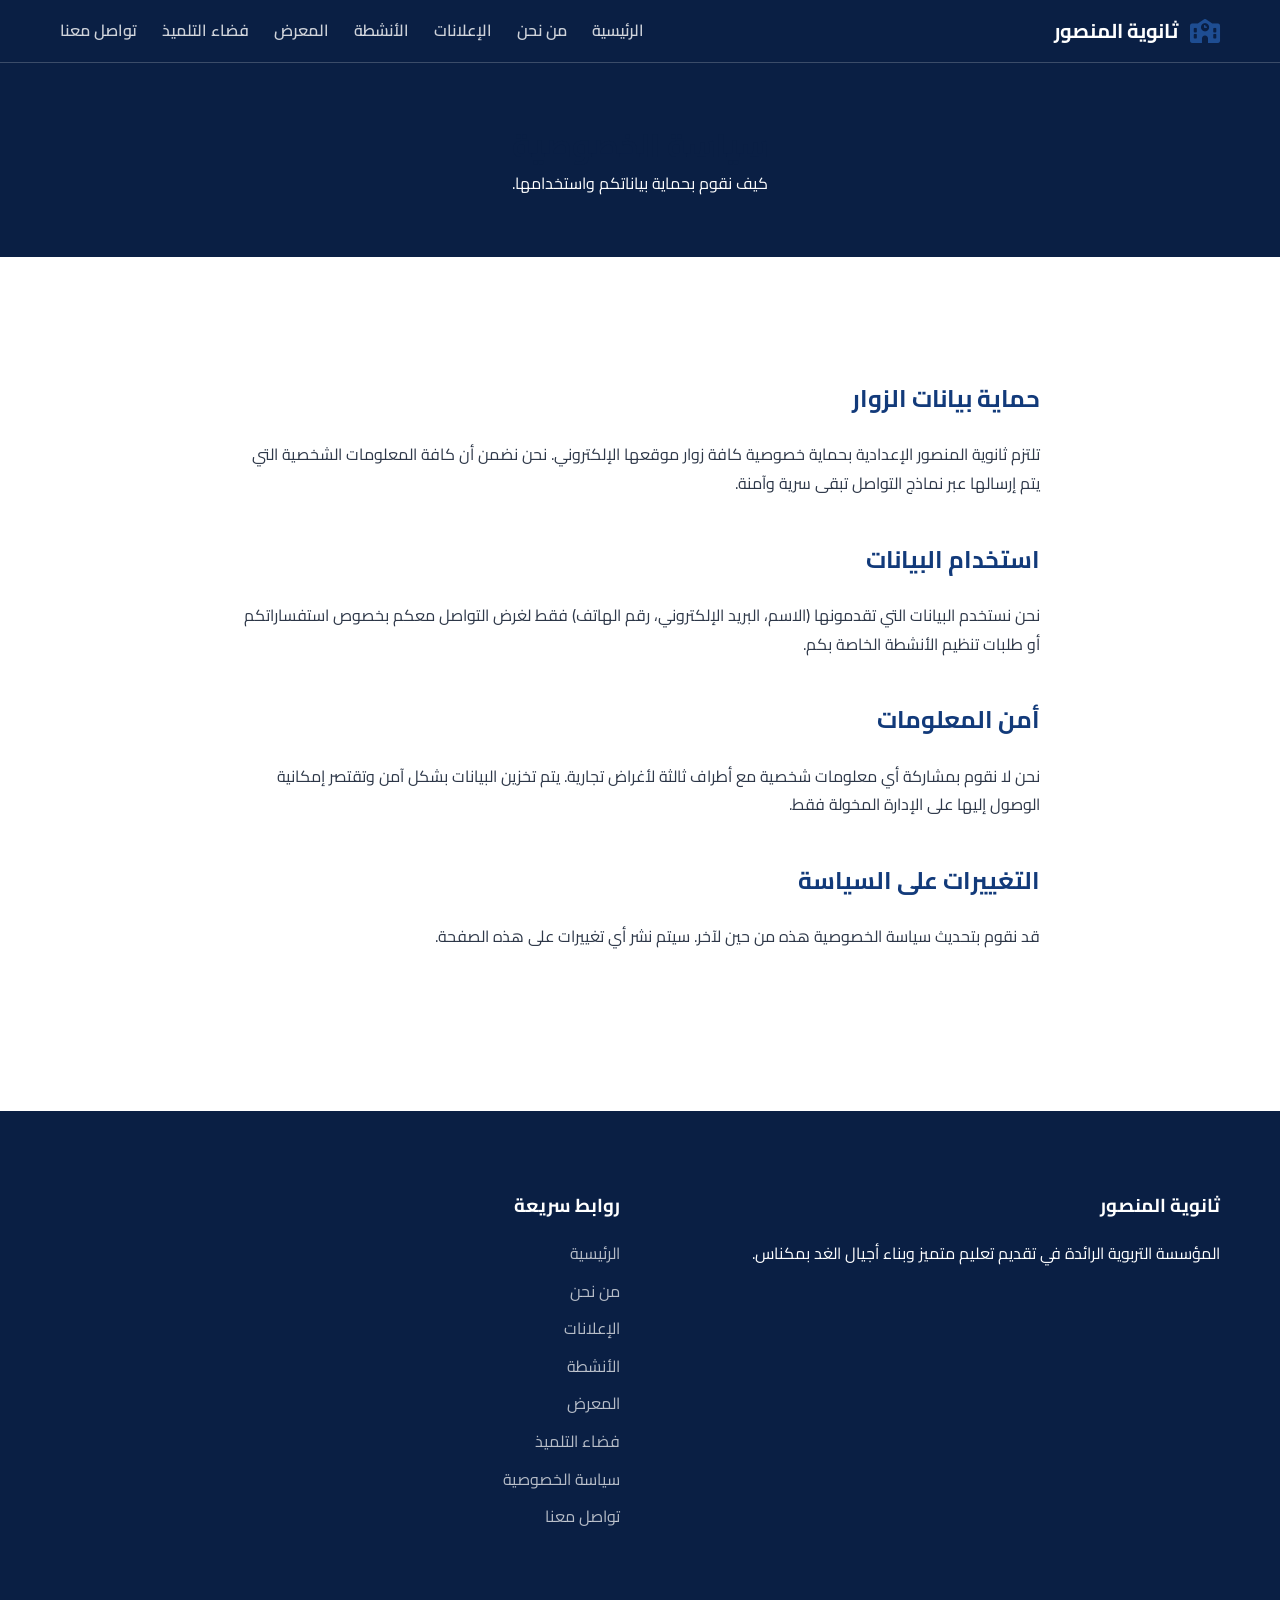
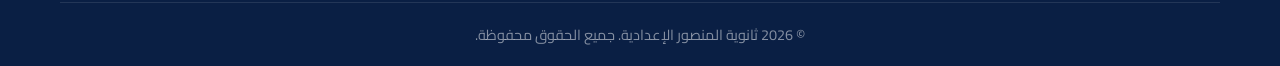
<file: client/privacy-policy.html>
<!DOCTYPE html>
<html lang="ar" dir="rtl">
<head>
    <meta charset="UTF-8">
    <meta name="viewport" content="width=device-width, initial-scale=1.0">
    <title>سياسة الخصوصية | ثانوية المنصور الإعدادية</title>
    <link href="https://fonts.googleapis.com/css2?family=Cairo:wght@400;600;700&display=swap" rel="stylesheet">
    <link rel="stylesheet" href="https://cdnjs.cloudflare.com/ajax/libs/font-awesome/6.4.0/css/all.min.css">
    <link rel="stylesheet" href="css/styles.css">
    <style>
        body { font-family: 'Cairo', sans-serif; }
        .page-header { padding: 120px 0 60px; background: var(--primary-dark); color: var(--white); text-align: center; }
        .policy-content { padding: 80px 0; max-width: 800px; margin: 0 auto; line-height: 1.8; }
        .policy-content h2 { margin: 40px 0 20px; color: var(--primary-accent); }
    </style>
</head>
<body>
    <nav class="navbar">
        <div class="container nav-content">
            <div class="logo">
                <i class="fas fa-school"></i>
                <span>ثانوية المنصور</span>
            </div>
            <ul class="nav-links">
                <li><a href="index.html">الرئيسية</a></li>
                <li><a href="about.html">من نحن</a></li>
                <li><a href="announcements.html">الإعلانات</a></li>
                <li><a href="activities.html">الأنشطة</a></li>
                <li><a href="gallery.html">المعرض</a></li>
                <li><a href="student-space.html">فضاء التلميذ</a></li>
                <li><a href="contact.html">تواصل معنا</a></li>
            </ul>
        </div>
    </nav>

    <header class="page-header">
        <div class="container">
            <h1>سياسة الخصوصية</h1>
            <p>كيف نقوم بحماية بياناتكم واستخدامها.</p>
        </div>
    </header>

    <div class="container policy-content">
        <h2>حماية بيانات الزوار</h2>
        <p>تلتزم ثانوية المنصور الإعدادية بحماية خصوصية كافة زوار موقعها الإلكتروني. نحن نضمن أن كافة المعلومات الشخصية التي يتم إرسالها عبر نماذج التواصل تبقى سرية وآمنة.</p>
        
        <h2>استخدام البيانات</h2>
        <p>نحن نستخدم البيانات التي تقدمونها (الاسم، البريد الإلكتروني، رقم الهاتف) فقط لغرض التواصل معكم بخصوص استفساراتكم أو طلبات تنظيم الأنشطة الخاصة بكم.</p>
        
        <h2>أمن المعلومات</h2>
        <p>نحن لا نقوم بمشاركة أي معلومات شخصية مع أطراف ثالثة لأغراض تجارية. يتم تخزين البيانات بشكل آمن وتقتصر إمكانية الوصول إليها على الإدارة المخولة فقط.</p>
        
        <h2>التغييرات على السياسة</h2>
        <p>قد نقوم بتحديث سياسة الخصوصية هذه من حين لآخر. سيتم نشر أي تغييرات على هذه الصفحة.</p>
    </div>

    <footer class="footer">
        <div class="container">
            <div class="footer-grid">
                <div class="footer-about">
                    <h3>ثانوية المنصور</h3>
                    <p>المؤسسة التربوية الرائدة في تقديم تعليم متميز وبناء أجيال الغد بمكناس.</p>
                </div>
                <div class="footer-links">
                    <h3>روابط سريعة</h3>
                    <ul>
                        <li><a href="index.html">الرئيسية</a></li>
                        <li><a href="about.html">من نحن</a></li>
                        <li><a href="announcements.html">الإعلانات</a></li>
                        <li><a href="activities.html">الأنشطة</a></li>
                        <li><a href="gallery.html">المعرض</a></li>
                        <li><a href="student-space.html">فضاء التلميذ</a></li>
                        <li><a href="privacy-policy.html" class="active">سياسة الخصوصية</a></li>
                        <li><a href="contact.html">تواصل معنا</a></li>
                    </ul>
                </div>
            </div>
            <div class="footer-bottom">
                <p>&copy; 2026 ثانوية المنصور الإعدادية. جميع الحقوق محفوظة.</p>
            </div>
        </div>
    </footer>
</body>
</html>
</file>
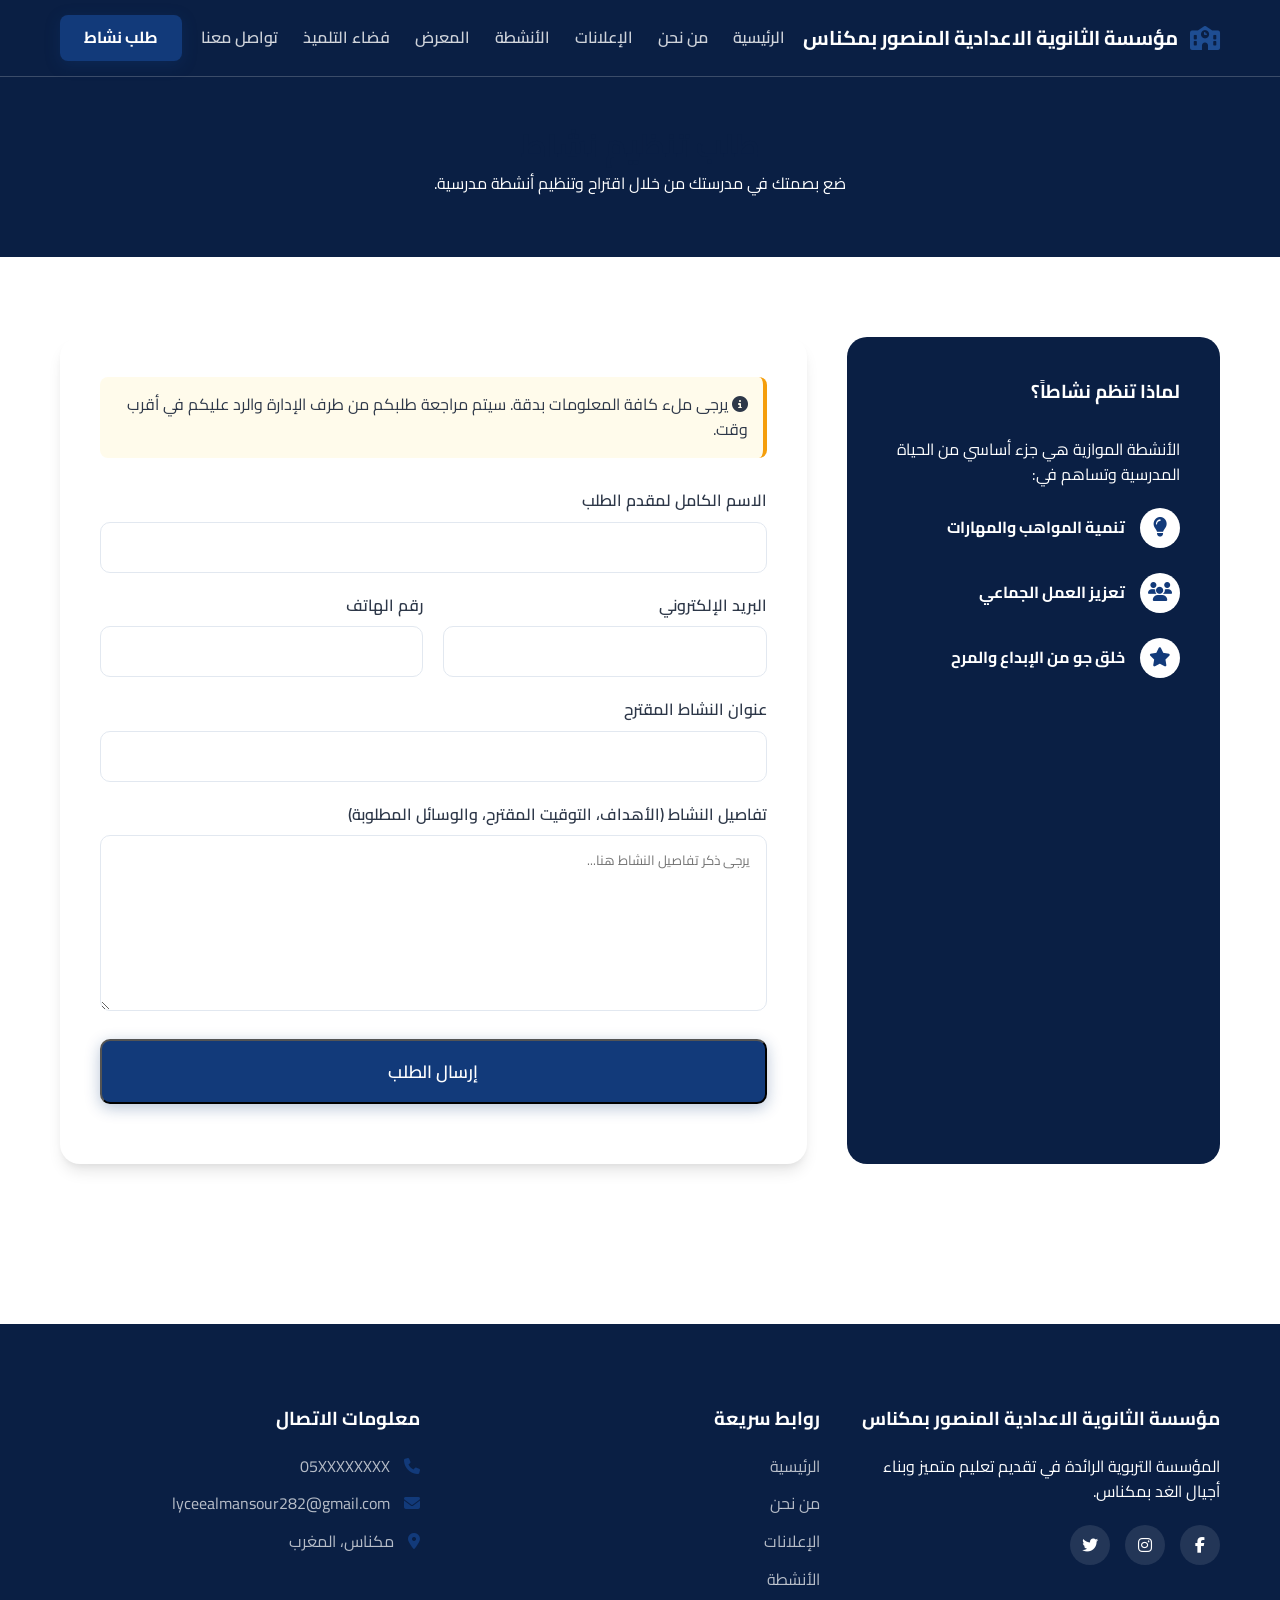
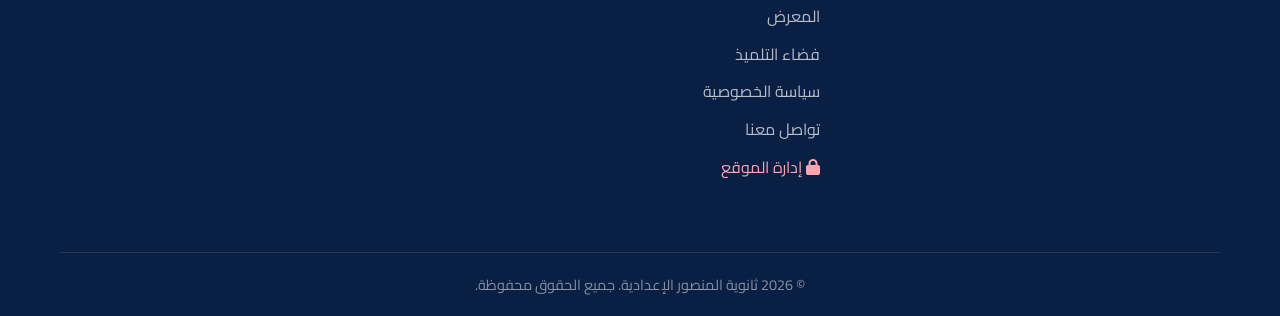
<file: client/request-activity.html>
<!DOCTYPE html>
<html lang="ar" dir="rtl">
<head>
    <meta charset="UTF-8">
    <meta name="viewport" content="width=device-width, initial-scale=1.0">
    <title>طلب تنظيم نشاط | ثانوية المنصور الإعدادية</title>
    <link href="https://fonts.googleapis.com/css2?family=Cairo:wght@400;600;700&display=swap" rel="stylesheet">
    <link rel="stylesheet" href="https://cdnjs.cloudflare.com/ajax/libs/font-awesome/6.4.0/css/all.min.css">
    <link rel="stylesheet" href="css/styles.css">
    <style>
        body { font-family: 'Cairo', sans-serif; }
        .page-header { padding: 120px 0 60px; background: var(--primary-dark); color: var(--white); text-align: center; }
        
        .contact-section { padding: 80px 0; }
        .contact-grid { display: grid; grid-template-columns: 1fr 2fr; gap: 40px; }
        
        .contact-info { background: var(--primary-dark); color: var(--white); padding: 40px; border-radius: 20px; }
        .contact-info h3 { color: var(--white); margin-bottom: 30px; }
        .info-item { display: flex; align-items: center; gap: 15px; margin-bottom: 25px; }
        .info-item i { font-size: 1.2rem; color: var(--primary-accent); background: var(--white); width: 40px; height: 40px; border-radius: 50%; display: flex; align-items: center; justify-content: center; }
        
        .contact-form { background: var(--white); padding: 40px; border-radius: 20px; box-shadow: var(--shadow-lg); }
        .form-group { margin-bottom: 20px; }
        .form-group label { display: block; margin-bottom: 8px; font-weight: 600; }
        .form-control { width: 100%; padding: 12px 16px; border-radius: 10px; border: 1px solid #e2e8f0; font-family: 'Cairo', sans-serif; transition: var(--transition); }
        .form-control:focus { outline: none; border-color: var(--primary-accent); box-shadow: 0 0 0 3px rgba(18, 58, 122, 0.1); }
        
        .important-note { background: #fffbeb; border-right: 4px solid #f59e0b; padding: 15px; border-radius: 8px; margin-bottom: 30px; }
    </style>
</head>
<body>
    <nav class="navbar">
        <div class="container nav-content">
            <div class="logo">
                <i class="fas fa-school"></i>
                <span>مؤسسة الثانوية الاعدادية المنصور بمكناس</span>
            </div>
            <ul class="nav-links">
                <li><a href="index.html">الرئيسية</a></li>
                <li><a href="about.html">من نحن</a></li>
                <li><a href="announcements.html">الإعلانات</a></li>
                <li><a href="activities.html">الأنشطة</a></li>
                <li><a href="gallery.html">المعرض</a></li>
                <li><a href="student-space.html">فضاء التلميذ</a></li>
                <li><a href="contact.html">تواصل معنا</a></li>
            </ul>
            <a href="request-activity.html" class="nav-cta active">طلب نشاط</a>
        </div>
    </nav>

    <header class="page-header">
        <div class="container">
            <h1>طلب تنظيم نشاط</h1>
            <p>ضع بصمتك في مدرستك من خلال اقتراح وتنظيم أنشطة مدرسية.</p>
        </div>
    </header>

    <section class="contact-section">
        <div class="container">
            <div class="contact-grid">
                <div class="contact-info">
                    <h3>لماذا تنظم نشاطاً؟</h3>
                    <p style="margin-bottom: 20px;">الأنشطة الموازية هي جزء أساسي من الحياة المدرسية وتساهم في:</p>
                    <div class="info-item">
                        <i class="fas fa-lightbulb"></i>
                        <div>
                            <strong>تنمية المواهب والمهارات</strong>
                        </div>
                    </div>
                    <div class="info-item">
                        <i class="fas fa-users"></i>
                        <div>
                            <strong>تعزيز العمل الجماعي</strong>
                        </div>
                    </div>
                    <div class="info-item">
                        <i class="fas fa-star"></i>
                        <div>
                            <strong>خلق جو من الإبداع والمرح</strong>
                        </div>
                    </div>
                </div>

                <div class="contact-form">
                    <div class="important-note">
                        <p><i class="fas fa-info-circle"></i> يرجى ملء كافة المعلومات بدقة. سيتم مراجعة طلبكم من طرف الإدارة والرد عليكم في أقرب وقت.</p>
                    </div>
                    <form id="activityForm">
                        <input type="hidden" name="msg_type" value="activity_request">
                        <div class="form-group">
                            <label>الاسم الكامل لمقدم الطلب</label>
                            <input type="text" class="form-control" name="sender_name" required>
                        </div>
                        <div class="form-row" style="display: grid; grid-template-columns: 1fr 1fr; gap: 20px;">
                            <div class="form-group">
                                <label>البريد الإلكتروني</label>
                                <input type="email" class="form-control" name="email" required>
                            </div>
                            <div class="form-group">
                                <label>رقم الهاتف</label>
                                <input type="tel" class="form-control" name="phone">
                            </div>
                        </div>
                        <div class="form-group">
                            <label>عنوان النشاط المقترح</label>
                            <input type="text" class="form-control" name="subject" required>
                        </div>
                        <div class="form-group">
                            <label>تفاصيل النشاط (الأهداف، التوقيت المقترح، والوسائل المطلوبة)</label>
                            <textarea class="form-control" name="message" rows="6" required placeholder="يرجى ذكر تفاصيل النشاط هنا..."></textarea>
                        </div>
                        <button type="button" onclick="handleFinalActivitySubmit()" class="btn nav-cta" style="width: 100%; font-size: 1.1rem;">إرسال الطلب</button>
                    </form>
                    <div id="formStatus" style="margin-top: 20px; text-align: center;"></div>
                </div>
            </div>
        </div>
    </section>

    <footer class="footer">
        <div class="container">
            <div class="footer-grid">
                <div class="footer-about">
                    <h3>مؤسسة الثانوية الاعدادية المنصور بمكناس</h3>
                    <p>المؤسسة التربوية الرائدة في تقديم تعليم متميز وبناء أجيال الغد بمكناس.</p>
                    <div class="footer-social">
                        <a href="#"><i class="fab fa-facebook-f"></i></a>
                        <a href="#"><i class="fab fa-instagram"></i></a>
                        <a href="#"><i class="fab fa-twitter"></i></a>
                    </div>
                </div>
                <div class="footer-links">
                    <h3>روابط سريعة</h3>
                    <ul>
                        <li><a href="index.html">الرئيسية</a></li>
                        <li><a href="about.html">من نحن</a></li>
                        <li><a href="announcements.html">الإعلانات</a></li>
                        <li><a href="activities.html">الأنشطة</a></li>
                        <li><a href="gallery.html">المعرض</a></li>
                        <li><a href="student-space.html">فضاء التلميذ</a></li>
                        <li><a href="privacy-policy.html">سياسة الخصوصية</a></li>
                        <li><a href="contact.html">تواصل معنا</a></li>
                        <li><a href="admin-login.html" style="color: #fda4af;"><i class="fas fa-lock"></i> إدارة الموقع</a></li>
                    </ul>
                </div>
                <div class="footer-contact">
                    <h3>معلومات الاتصال</h3>
                    <p><i class="fas fa-phone"></i> 05XXXXXXXX</p>
                    <p><i class="fas fa-envelope"></i> lyceealmansour282@gmail.com</p>
                    <p><i class="fas fa-location-dot"></i> مكناس، المغرب</p>
                </div>
            </div>
            <div class="footer-bottom">
                <p>&copy; 2026 ثانوية المنصور الإعدادية. جميع الحقوق محفوظة.</p>
            </div>
        </div>
    </footer>

    <script>
        const API_BASE = window.location.protocol === 'file:' ? 'http://127.0.0.1:5000' : '';

        // GLOBAL FUNCTION - UNSTOPPABLE
        async function handleFinalActivitySubmit() {
            console.log("Ultimate Activity Handler Triggered!");
            const form = document.getElementById('activityForm');
            const status = document.getElementById('formStatus');
            
            if (!form.checkValidity()) {
                form.reportValidity();
                return;
            }

            // Show loading immediately
            status.innerHTML = '<div style="padding: 15px; background: #ebf8ff; color: #2b6cb0; border-radius: 8px; margin-top: 15px; font-weight: bold; border: 1px solid #bee3f8; text-align: center;"><i class="fas fa-spinner fa-spin"></i> جاري إرسال طلبكم...</div>';
            status.scrollIntoView({ behavior: 'smooth', block: 'center' });

            const formData = new FormData(form);
            const data = Object.fromEntries(formData.entries());

            // Multi-endpoint for reliability
            const endpoints = [`${API_BASE}/api/messages`, `${API_BASE}/messages`].filter((v, i, a) => a.indexOf(v) === i);
            let lastError = null;

            for (const url of endpoints) {
                try {
                    console.log('Sending Activity to:', url);
                    const res = await fetch(url, {
                        method: 'POST',
                        headers: { 'Content-Type': 'application/json' },
                        body: JSON.stringify(data)
                    });

                    if (res.ok) {
                        const result = await res.json();
                        status.innerHTML = `<div style="padding: 20px; background: #c6f6d5; color: #22543d; border-radius: 12px; margin-top: 20px; font-weight: bold; border: 2px solid #9ae6b4; text-align: center; border-right: 10px solid #48bb78; box-shadow: 0 4px 6px rgba(0,0,0,0.1); font-size: 1.1rem;">✅ ${result.message}</div>`;
                        form.reset();
                        status.scrollIntoView({ behavior: 'smooth', block: 'center' });
                        return;
                    } else if (res.status === 404) {
                        continue;
                    } else {
                        const errorData = await res.json().catch(() => ({}));
                        throw new Error(errorData.message || `Server Error (${res.status})`);
                    }
                } catch (err) {
                    console.error('Fetch error:', err);
                    lastError = err;
                }
            }

            status.innerHTML = `<div style="padding: 15px; background: #fff5f5; color: #c53030; border-radius: 8px; margin-top: 15px; font-weight: bold; border: 1px solid #feb2b2; text-align: center; border-right: 10px solid #f56565;">❌ فشل الإرسال: ${lastError?.message || 'خطأ في الاتصال بالسيرفر (Network Error)'}</div>`;
            console.error("Last activity submission error:", lastError);
            status.scrollIntoView({ behavior: 'smooth', block: 'center' });
        }
    </script>
    <script src="js/app.js"></script>
</body>
</html>
</file>
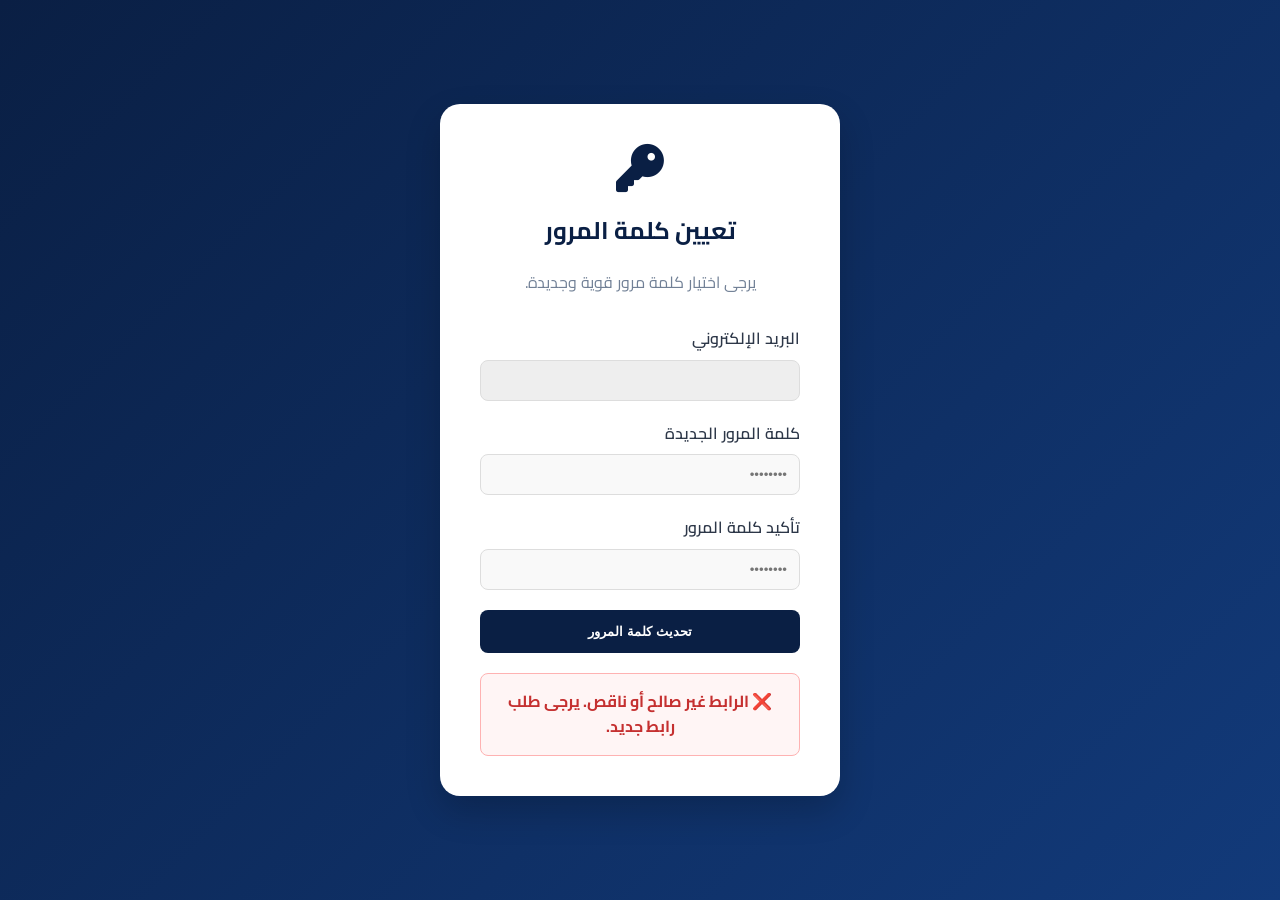
<file: client/reset-password.html>
<!DOCTYPE html>
<html lang="ar" dir="rtl">
<head>
    <meta charset="UTF-8">
    <meta name="viewport" content="width=device-width, initial-scale=1.0">
    <title>تعيين كلمة مرور جديدة | ثانوية المنصور</title>
    <link href="https://fonts.googleapis.com/css2?family=Cairo:wght@400;600;700&display=swap" rel="stylesheet">
    <link rel="stylesheet" href="https://cdnjs.cloudflare.com/ajax/libs/font-awesome/6.4.0/css/all.min.css">
    <link rel="stylesheet" href="css/styles.css">
    <style>
        body {
            height: 100vh;
            display: flex;
            align-items: center;
            justify-content: center;
            background: linear-gradient(135deg, var(--primary-dark), var(--primary-accent));
            font-family: 'Cairo', sans-serif;
        }
        .reset-card {
            background: white;
            padding: 40px;
            border-radius: 20px;
            box-shadow: 0 15px 35px rgba(0,0,0,0.2);
            width: 100%;
            max-width: 400px;
            text-align: center;
        }
        .reset-card h2 { margin-bottom: 20px; }
        .form-group { margin-bottom: 20px; text-align: right; }
        .form-group label { display: block; margin-bottom: 8px; font-weight: 600; }
        .form-group input {
            width: 100%;
            padding: 12px;
            border: 1px solid #ddd;
            border-radius: 8px;
            outline: none;
            background: #f9f9f9;
        }
        .form-group input[readonly] { background: #eee; cursor: not-allowed; }
        .btn-reset {
            width: 100%;
            padding: 14px;
            background: var(--primary-dark);
            color: white;
            border: none;
            border-radius: 8px;
            font-weight: 700;
            cursor: pointer;
            transition: var(--transition);
        }
        .btn-reset:hover { background: var(--primary-accent); }
    </style>
</head>
<body>
    <div class="reset-card">
        <i class="fas fa-key fa-3x" style="color: var(--primary-dark); margin-bottom: 20px;"></i>
        <h2>تعيين كلمة المرور</h2>
        <p style="margin-bottom: 30px; color: var(--text-muted);">يرجى اختيار كلمة مرور قوية وجديدة.</p>
        
        <form id="resetForm">
            <div class="form-group">
                <label>البريد الإلكتروني</label>
                <input type="email" id="email" readonly required>
            </div>
            <div class="form-group">
                <label>كلمة المرور الجديدة</label>
                <input type="password" id="new_password" required placeholder="••••••••">
            </div>
            <div class="form-group">
                <label>تأكيد كلمة المرور</label>
                <input type="password" id="confirm_password" required placeholder="••••••••">
            </div>
            <button type="submit" class="btn-reset">تحديث كلمة المرور</button>
        </form>
        <div id="statusMsg" style="margin-top: 20px;"></div>
    </div>

    <script>
        const API_BASE = window.location.protocol === 'file:' ? 'http://127.0.0.1:5000' : '';
        // Parse URL parameters
        const urlParams = new URLSearchParams(window.location.search);
        const email = urlParams.get('email');
        const token = urlParams.get('token');

        if (!email || !token) {
            document.addEventListener('DOMContentLoaded', () => {
                const status = document.getElementById('statusMsg');
                if (status) status.innerHTML = '<div style="padding: 15px; background: #fff5f5; color: #c53030; border-radius: 8px; font-weight: bold; text-align: center; border: 1px solid #feb2b2;">❌ الرابط غير صالح أو ناقص. يرجى طلب رابط جديد.</div>';
            });
            setTimeout(() => window.location.href = 'admin-login.html', 5000);
        }

        document.getElementById('email').value = email;

        document.getElementById('resetForm').onsubmit = async (e) => {
            e.preventDefault();
            const new_pass = document.getElementById('new_password').value;
            const confirm_pass = document.getElementById('confirm_password').value;
            const status = document.getElementById('statusMsg');

            if (new_pass !== confirm_pass) {
                status.innerHTML = '<div style="padding: 10px; background: #fff5f5; color: #c53030; border-radius: 8px; margin-top: 15px; font-weight: bold; text-align: center;">❌ كلمات المرور غير متطابقة</div>';
                return;
            }

            status.innerHTML = '<div style="padding: 10px; background: #ebf8ff; color: #2b6cb0; border-radius: 8px; margin-top: 15px; font-weight: bold; text-align: center;"><i class="fas fa-spinner fa-spin"></i> جاري التحديث...</div>';

            const endpoints = [`${API_BASE}/api/admin/reset-password`, `${API_BASE}/admin/reset-password`].filter((v, i, a) => a.indexOf(v) === i);
            let lastError = null;

            for (const url of endpoints) {
                try {
                    const res = await fetch(url, {
                        method: 'POST',
                        headers: { 'Content-Type': 'application/json' },
                        body: JSON.stringify({
                            email: email,
                            token: token,
                            new_password: new_pass
                        })
                    });
                    
                    if (res.ok) {
                        const result = await res.json();
                        status.innerHTML = `<div style="padding: 10px; background: #c6f6d5; color: #22543d; border-radius: 8px; margin-top: 15px; font-weight: bold; text-align: center;">✅ ${result.message} سيتم توجيهك لصفحة الدخول...</div>`;
                        setTimeout(() => window.location.href = 'admin-login.html', 3000);
                        return;
                    } else if (res.status === 404) {
                        continue;
                    } else {
                        const result = await res.json().catch(() => ({}));
                        status.innerHTML = `<div style="padding: 10px; background: #fff5f5; color: #c53030; border-radius: 8px; margin-top: 15px; font-weight: bold; text-align: center;">❌ خطأ: ${result.message || 'فشل التحديث'}</div>`;
                        return;
                    }
                } catch (err) {
                    lastError = err;
                }
            }
            status.innerHTML = `<div style="padding: 10px; background: #fff5f5; color: #c53030; border-radius: 8px; margin-top: 15px; font-weight: bold; text-align: center;">❌ فشل الاتصال بالسيرفر. (${lastError?.message || 'Unknown Error'})</div>`;
        };
    </script>
</body>
</html>
</file>
<file: client/css/styles.css>
:root {
    --primary-dark: #0A1F44;
    --primary-accent: #123A7A;
    --secondary-blue: #1E4D92;
    --white: #FFFFFF;
    --light-grey: #F5F7FA;
    --text-dark: #2D3748;
    --text-muted: #718096;
    --glass-bg: rgba(255, 255, 255, 0.1);
    --glass-border: rgba(255, 255, 255, 0.2);
    --shadow-sm: 0 2px 4px rgba(0, 0, 0, 0.1);
    --shadow-lg: 0 10px 15px -3px rgba(0, 0, 0, 0.1), 0 4px 6px -2px rgba(0, 0, 0, 0.05);
    --transition: all 0.3s ease;
}

* {
    margin: 0;
    padding: 0;
    box-sizing: border-box;
}

body {
    font-family: 'Inter', system-ui, -apple-system, sans-serif;
    color: var(--text-dark);
    background-color: var(--white);
    line-height: 1.6;
    overflow-x: hidden;
}

h1, h2, h3, h4 {
    font-weight: 700;
    color: var(--primary-dark);
}

a {
    text-decoration: none;
    color: inherit;
    transition: var(--transition);
}

ul {
    list-style: none;
}

.container {
    max-width: 1200px;
    margin: 0 auto;
    padding: 0 20px;
}

/* Navbar */
.navbar {
    background-color: var(--primary-dark);
    padding: 15px 0; /* Slightly tighter padding */
    position: fixed;
    width: 100%;
    top: 0;
    z-index: 1000;
    border-bottom: 1px solid var(--glass-border);
    backdrop-filter: blur(10px); /* Glassmorphism effect */
}

.nav-content {
    display: flex;
    justify-content: space-between;
    align-items: center;
}

.logo {
    display: flex;
    align-items: center;
    gap: 12px;
    color: var(--white);
    font-size: 1.25rem; /* Adjusted for long Arabic text */
    font-weight: 700;
    font-family: 'Cairo', sans-serif;
}

.logo i {
    color: var(--secondary-blue);
    font-size: 1.5rem;
}

.nav-links {
    display: flex;
    gap: 25px; /* Organized spacing */
    align-items: center;
}

.nav-links a {
    color: rgba(255, 255, 255, 0.8);
    font-weight: 600;
    font-size: 1rem;
    font-family: 'Cairo', sans-serif;
    position: relative;
    padding: 5px 0;
}

.nav-links a:hover, .nav-links a.active {
    color: var(--white);
}

/* Organized hover underline */
.nav-links a::after {
    content: '';
    position: absolute;
    bottom: 0;
    right: 0;
    width: 0;
    height: 2px;
    background-color: var(--white);
    transition: var(--transition);
}

.nav-links a:hover::after, .nav-links a.active::after {
    width: 100%;
}

.nav-cta {
    background-color: var(--primary-accent);
    color: var(--white) !important;
    padding: 10px 24px;
    border-radius: 8px;
    font-weight: 700;
    font-family: 'Cairo', sans-serif;
    box-shadow: 0 4px 15px rgba(18, 58, 122, 0.3);
}

.nav-cta:hover {
    background-color: var(--secondary-blue);
    transform: translateY(-2px);
}

/* Hero Section */
.hero {
    height: 100vh;
    background: linear-gradient(135deg, var(--primary-dark) 0%, var(--primary-accent) 100%);
    display: flex;
    align-items: center;
    position: relative;
    padding-top: 80px;
    color: var(--white);
    overflow: hidden;
}

.hero::before {
    content: '';
    position: absolute;
    top: 0;
    left: 0;
    right: 0;
    bottom: 0;
    background: radial-gradient(circle at 70% 30%, rgba(30, 77, 146, 0.4) 0%, transparent 70%);
}

.hero-content {
    position: relative;
    z-index: 2;
    max-width: 700px;
}

.hero-content h1 {
    font-size: 4rem;
    line-height: 1.1;
    margin-bottom: 24px;
    color: var(--white);
    animation: fadeInUp 0.8s ease-out;
}

.hero-content p {
    font-size: 1.2rem;
    margin-bottom: 32px;
    color: rgba(255, 255, 255, 0.9);
    animation: fadeInUp 0.8s ease-out 0.2s backwards;
}

.hero-btns {
    display: flex;
    gap: 16px;
    animation: fadeInUp 0.8s ease-out 0.4s backwards;
}

.btn {
    padding: 14px 32px;
    border-radius: 10px;
    font-weight: 600;
    cursor: pointer;
    transition: var(--transition);
}

.btn-primary {
    background-color: var(--white);
    color: var(--primary-dark);
}

.btn-primary:hover {
    background-color: rgba(255, 255, 255, 0.9);
    transform: translateY(-3px);
    box-shadow: var(--shadow-lg);
}

.btn-outline {
    border: 2px solid rgba(255, 255, 255, 0.3);
    color: var(--white);
}

.btn-outline:hover {
    background-color: rgba(255, 255, 255, 0.1);
    border-color: var(--white);
}

/* Animations */
@keyframes fadeInUp {
    from {
        opacity: 0;
        transform: translateY(30px);
    }
    to {
        opacity: 1;
        transform: translateY(0);
    }
}

/* Sections */
section {
    padding: 100px 0;
}

.section-header {
    text-align: center;
    margin-bottom: 60px;
}

.section-header h2 {
    font-size: 2.5rem;
    margin-bottom: 16px;
}

.section-header p {
    color: var(--text-muted);
    max-width: 600px;
    margin: 0 auto;
}

/* Stats Section */
.stats {
    background-color: var(--light-grey);
}

.stats-grid {
    display: grid;
    grid-template-columns: repeat(auto-fit, minmax(200px, 1fr));
    gap: 30px;
    text-align: center;
}

.stat-item {
    background: var(--white);
    padding: 40px 20px;
    border-radius: 20px;
    box-shadow: var(--shadow-sm);
    transition: var(--transition);
}

.stat-item:hover {
    transform: translateY(-10px);
    box-shadow: var(--shadow-lg);
}

.stat-icon {
    font-size: 2.5rem;
    color: var(--primary-accent);
    margin-bottom: 20px;
}

.stat-number {
    font-size: 3rem;
    font-weight: 800;
    color: var(--primary-dark);
    margin-bottom: 8px;
}

.stat-label {
    color: var(--text-muted);
    font-weight: 600;
}

/* Announcements Section */
.announcements-preview {
    background: var(--white);
}

.announcement-grid {
    display: grid;
    grid-template-columns: repeat(auto-fit, minmax(350px, 1fr));
    gap: 30px;
}

.announcement-card {
    background: var(--white);
    border-radius: 16px;
    overflow: hidden;
    box-shadow: var(--shadow-sm);
    border: 1px solid #edf2f7;
    transition: var(--transition);
}

.announcement-card:hover {
    transform: scale(1.02);
    box-shadow: var(--shadow-lg);
}

.ann-image {
    height: 200px;
    background: #e2e8f0;
    display: flex;
    align-items: center;
    justify-content: center;
    color: var(--text-muted);
}

.ann-content {
    padding: 24px;
}

.ann-tag {
    display: inline-block;
    padding: 4px 12px;
    border-radius: 20px;
    font-size: 0.8rem;
    font-weight: 600;
    margin-bottom: 12px;
    background: var(--light-grey);
    color: var(--primary-accent);
}

.ann-title {
    font-size: 1.25rem;
    margin-bottom: 12px;
}

.ann-excerpt {
    color: var(--text-muted);
    font-size: 0.95rem;
    margin-bottom: 20px;
    display: -webkit-box;
    -webkit-line-clamp: 2;
    -webkit-box-orient: vertical;
    line-clamp: 2;
    overflow: hidden;
}

/* Footer */
.footer {
    background: var(--primary-dark);
    color: var(--white);
    padding: 80px 0 20px;
    margin-top: 80px;
}

.footer-grid {
    display: grid;
    grid-template-columns: repeat(auto-fit, minmax(250px, 1fr));
    gap: 40px;
    margin-bottom: 60px;
}

.footer-about h3 { color: var(--white); margin-bottom: 20px; }
.footer-links h3 { color: var(--white); margin-bottom: 20px; }
.footer-links ul li { margin-bottom: 12px; }
.footer-links ul li a { color: rgba(255, 255, 255, 0.7); }
.footer-links ul li a:hover { color: var(--white); padding-right: 5px; }

.footer-contact h3 { color: var(--white); margin-bottom: 20px; }
.footer-contact p { margin-bottom: 12px; color: rgba(255, 255, 255, 0.7); }
.footer-contact i { margin-left: 10px; color: var(--primary-accent); }

.footer-social { display: flex; gap: 15px; margin-top: 20px; }
.footer-social a { 
    width: 40px; height: 40px; background: rgba(255, 255, 255, 0.1); 
    display: flex; align-items: center; justify-content: center; 
    border-radius: 50%; color: var(--white); 
}
.footer-social a:hover { background: var(--primary-accent); transform: translateY(-3px); }

.footer-bottom {
    border-top: 1px solid rgba(255, 255, 255, 0.1);
    padding-top: 20px;
    text-align: center;
    color: rgba(255, 255, 255, 0.5);
    font-size: 0.9rem;
}

.ann-footer {
    display: flex;
    justify-content: space-between;
    align-items: center;
    padding-top: 16px;
    border-top: 1px solid #edf2f7;
}

.ann-date {
    color: var(--text-muted);
    font-size: 0.85rem;
}

.read-more {
    color: var(--primary-accent);
    font-weight: 600;
    font-size: 0.9rem;
}
</file>
